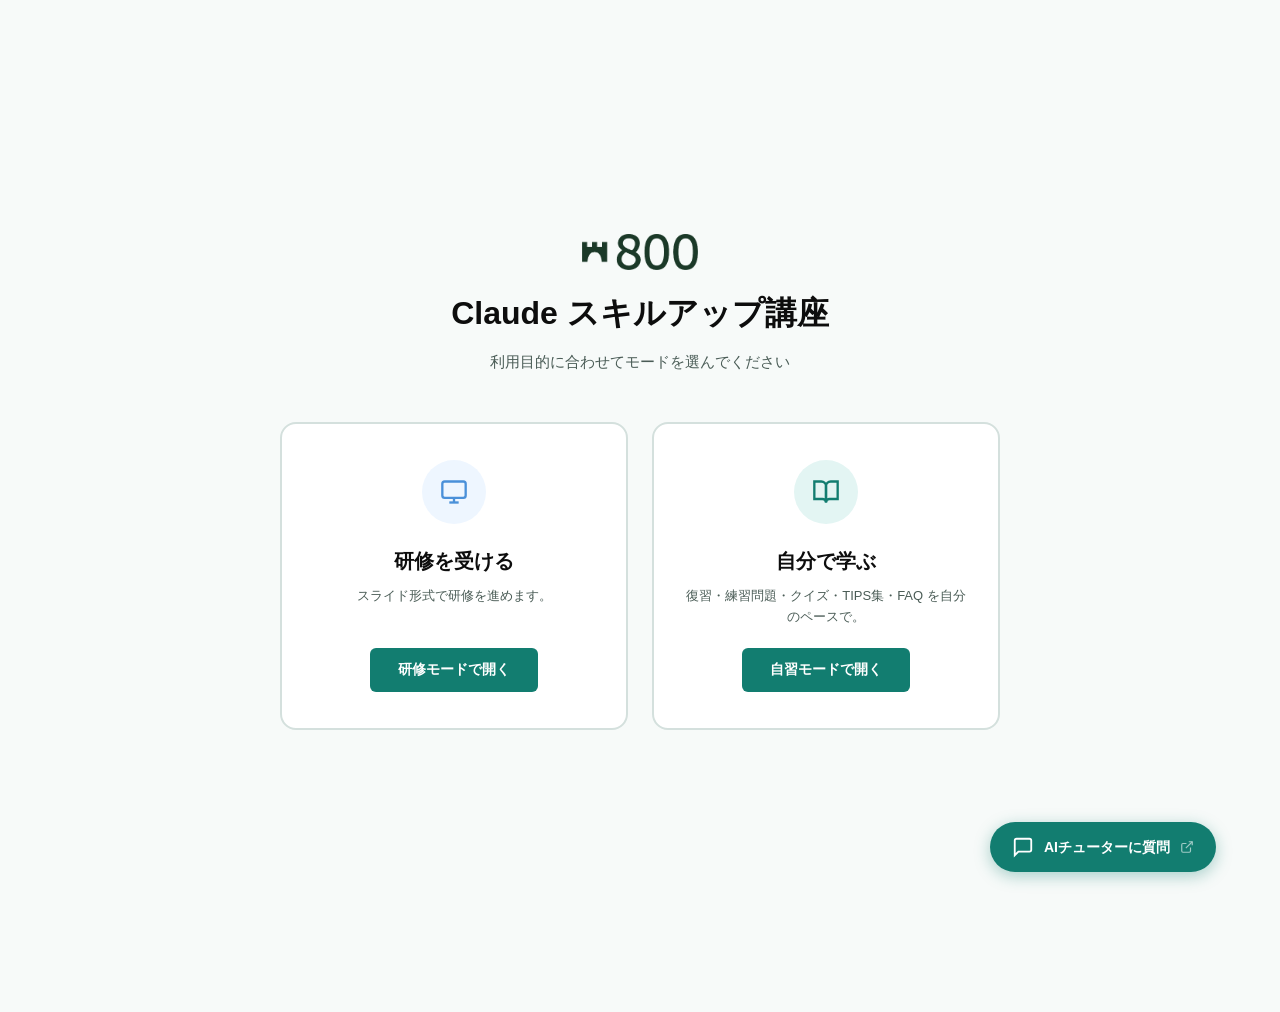
<file: index.html>
<!DOCTYPE html>
<html lang="ja">
<head>
  <meta charset="UTF-8">
  <meta name="viewport" content="width=device-width, initial-scale=1.0">
  <title>Claude スキルアップ講座</title>
  <link rel="stylesheet" href="css/style.css?v=204">
</head>
<body>
  <!-- グローバルヘッダー -->
  <header id="global-header">
    <div class="header-inner">
      <a href="#" class="header-logo" data-page="home">
        <img src="assets/ehi-logo.png" alt="800" height="22">
        <span>Claude スキルアップ講座</span>
      </a>
      <nav class="header-nav" id="header-nav">
        <a href="#" class="header-nav-link active" data-page="home">ホーム</a>
        <a href="#" class="header-nav-link" data-page="learn">学習コンテンツ</a>
        <a href="#" class="header-nav-link" data-page="practices">練習問題</a>
        <a href="#" class="header-nav-link" data-page="quiz-hub">クイズ</a>
        <a href="#" class="header-nav-link" data-page="tips">TIPS集</a>
        <a href="#" class="header-nav-link" data-page="links">リンク集</a>
        <a href="#" class="header-nav-link" data-page="faq">FAQ</a>
      </nav>
      <div class="header-right">
        <button class="header-search-btn" id="open-search" title="検索（Ctrl+K）">
          <svg viewBox="0 0 24 24" width="18" height="18" fill="none" stroke="currentColor" stroke-width="2"><circle cx="11" cy="11" r="8"/><line x1="21" y1="21" x2="16.65" y2="16.65"/></svg>
        </button>
        <div class="mode-toggle">
          <button class="mode-btn" data-mode="present">研修モード</button>
          <button class="mode-btn active" data-mode="self-study">自習モード</button>
        </div>
      </div>
    </div>
  </header>

  <!-- 検索モーダル -->
  <div class="search-modal" id="search-modal">
    <div class="search-modal-inner">
      <div class="search-input-wrap">
        <svg viewBox="0 0 24 24" width="20" height="20" fill="none" stroke="currentColor" stroke-width="2"><circle cx="11" cy="11" r="8"/><line x1="21" y1="21" x2="16.65" y2="16.65"/></svg>
        <input type="text" id="search-input" placeholder="セクション・FAQ・リンクを検索…" autocomplete="off">
        <kbd class="search-kbd">ESC</kbd>
      </div>
      <div class="search-results" id="search-results"></div>
    </div>
  </div>

  <!-- メインコンテンツ -->
  <main id="main-content">
    <div id="page-container"></div>
  </main>

  <!-- フッター -->
  <footer id="global-footer">
    <div class="footer-inner">
      <span>&copy; Eight Hundred, Inc.</span>
      <div style="display:flex;gap:16px;align-items:center">
        <button id="reset-progress" class="footer-link">進捗をリセット</button>
        <span style="font-size:11px;color:#999;">※ 進捗はこのブラウザに保存されます</span>
      </div>
    </div>
  </footer>

  <script src="js/modules.js?v=204"></script>
  <script src="js/quiz.js?v=204"></script>
  <script src="js/app.js?v=204"></script>
</body>
</html>
</file>
<file: css/style.css>
/* ========================================
   Claude スキルアップ - スタイルシート
   ヘッダーナビ + Webサイト型レイアウト
   ======================================== */

/* --- リセット & ベース --- */
*, *::before, *::after {
  margin: 0;
  padding: 0;
  box-sizing: border-box;
}

:root {
  --primary: #127D70;
  --primary-light: #1a9e8e;
  --primary-bg: #E3F5F3;
  --accent: #127D70;
  --accent-light: #E3F5F3;
  --dark-green: #1B3928;
  --bg: #f7faf9;
  --surface: #ffffff;
  --surface-hover: #f0f5f4;
  --text: #0D0D0D;
  --text-secondary: #4a5c56;
  --text-muted: #8a9692;
  --border: #d4e0dd;
  --border-light: #e8f0ee;
  --success: #127D70;
  --success-bg: #E3F5F3;
  --error: #d44;
  --error-bg: #fef0f0;
  --header-height: 56px;
  --radius: 10px;
  --radius-sm: 6px;
  --shadow-sm: 0 1px 3px rgba(18,125,112,0.06);
  --shadow-md: 0 4px 12px rgba(18,125,112,0.08);
  --shadow-lg: 0 8px 24px rgba(18,125,112,0.1);
  --shadow: 0 4px 12px rgba(0,0,0,0.08);
  --transition: 0.2s ease;
}

html {
  scroll-behavior: smooth;
  overflow-y: scroll;
}

body {
  font-family: -apple-system, BlinkMacSystemFont, "Segoe UI", "Hiragino Sans", "Hiragino Kaku Gothic ProN", "Noto Sans JP", sans-serif;
  background: var(--bg);
  color: var(--text);
  line-height: 1.7;
  display: flex;
  flex-direction: column;
  min-height: 100vh;
}

/* ========================================
   グローバルヘッダー
   ======================================== */
#global-header {
  position: sticky;
  top: 0;
  z-index: 100;
  background: var(--surface);
  border-bottom: 1px solid var(--border);
  box-shadow: var(--shadow-sm);
}

.header-inner {
  max-width: 1200px;
  margin: 0 auto;
  padding: 0 24px;
  height: var(--header-height);
  display: flex;
  align-items: center;
  gap: 32px;
}

.header-logo {
  display: flex;
  align-items: center;
  gap: 10px;
  text-decoration: none;
  color: var(--text);
  font-size: 15px;
  font-weight: 700;
  flex-shrink: 0;
}

.header-logo img {
  height: 22px;
}

.header-nav {
  display: flex;
  align-items: center;
  gap: 4px;
  flex: 1;
}

.header-nav-link {
  padding: 6px 14px;
  border-radius: var(--radius-sm);
  font-size: 13px;
  font-weight: 600;
  color: var(--text-secondary);
  text-decoration: none;
  transition: all var(--transition);
  white-space: nowrap;
}

.header-nav-link:hover {
  background: var(--surface-hover);
  color: var(--text);
}

.header-nav-link.active {
  background: var(--primary-bg);
  color: var(--primary);
}

.header-right {
  display: flex;
  align-items: center;
  flex-shrink: 0;
  gap: 8px;
}
.header-search-btn {
  display: flex;
  align-items: center;
  justify-content: center;
  width: 36px;
  height: 36px;
  border: 1px solid var(--border);
  border-radius: var(--radius-sm);
  background: var(--surface);
  color: var(--text-secondary);
  cursor: pointer;
  transition: border-color .15s, color .15s;
}
.header-search-btn:hover {
  border-color: var(--primary);
  color: var(--primary);
}
body.present-mode .header-search-btn,
body.landing-mode .header-search-btn {
  display: none;
}

/* モード切替ボタン */
.mode-toggle {
  display: flex;
  align-items: center;
  gap: 4px;
  padding: 3px;
  background: var(--bg);
  border-radius: var(--radius-sm);
  border: 1px solid var(--border);
}

.mode-btn {
  padding: 5px 14px;
  border: none;
  border-radius: 4px;
  font-size: 12px;
  font-weight: 600;
  cursor: pointer;
  background: transparent;
  color: var(--text-muted);
  transition: all var(--transition);
}

.mode-btn:hover {
  color: var(--text-secondary);
}

.mode-btn.active {
  background: var(--surface);
  color: var(--text);
  box-shadow: var(--shadow-sm);
}

/* ========================================
   メインコンテンツ
   ======================================== */
#main-content {
  flex: 1;
}

#page-container {
  max-width: 1200px;
  margin: 0 auto;
  padding: 32px 24px 80px;
}

/* ========================================
   グローバルフッター
   ======================================== */
#global-footer {
  background: var(--surface);
  border-top: 1px solid var(--border);
  padding: 16px 0;
  margin-top: auto;
}

.footer-inner {
  max-width: 1200px;
  margin: 0 auto;
  padding: 0 24px;
  display: flex;
  align-items: center;
  justify-content: space-between;
  font-size: 12px;
  color: var(--text-muted);
}

.footer-link {
  background: none;
  border: none;
  color: var(--text-muted);
  font-size: 12px;
  cursor: pointer;
  transition: color var(--transition);
}

.footer-link:hover {
  color: var(--error);
}

/* ========================================
   ホームページ（自習モード）
   ======================================== */
.home-layout {
  display: grid;
  grid-template-columns: 240px 1fr;
  gap: 32px;
  align-items: start;
}
.home-nav {
  position: sticky;
  top: calc(var(--header-height) + 16px);
  background: var(--surface);
  border: 1px solid var(--border);
  border-radius: var(--radius);
  padding: 16px;
  max-height: calc(100vh - var(--header-height) - 40px);
  overflow-y: auto;
}
.home-nav-title {
  font-size: 13px;
  font-weight: 700;
  color: var(--text-muted);
  text-transform: uppercase;
  letter-spacing: 1px;
  margin-bottom: 12px;
  padding-bottom: 8px;
  border-bottom: 1px solid var(--border-light);
}
.home-nav-module {
  margin-bottom: 16px;
}
.home-nav-module-label {
  font-size: 13px;
  font-weight: 700;
  color: var(--primary);
  margin-bottom: 6px;
}
.home-nav-group {
  font-size: 11px;
  font-weight: 600;
  color: var(--text-muted);
  text-transform: uppercase;
  letter-spacing: 0.5px;
  margin-top: 10px;
  margin-bottom: 2px;
  padding-left: 4px;
}
.home-nav-item {
  display: block;
  font-size: 13px;
  color: var(--text-secondary);
  padding: 4px 8px;
  border-radius: 4px;
  cursor: pointer;
  text-decoration: none;
  transition: background .12s, color .12s;
  line-height: 1.4;
}
.home-nav-item:hover {
  background: var(--primary-bg);
  color: var(--primary);
}
.home-nav-item.completed {
  color: var(--text-muted);
}
.home-nav-item.completed::before {
  content: '✓ ';
  color: var(--success);
  font-size: 11px;
}
.home-nav-extra {
  margin-top: 16px;
  padding-top: 12px;
  border-top: 1px solid var(--border-light);
}
.home-main {
  min-width: 0;
}
@media (max-width: 900px) {
  .home-layout {
    grid-template-columns: 1fr;
  }
  .home-nav {
    position: static;
    max-height: none;
  }
}
.home-hero {
  text-align: center;
  padding: 48px 0 40px;
}

.home-hero h1 {
  font-size: 40px;
  font-weight: 800;
  color: var(--text);
  margin-bottom: 12px;
  line-height: 1.3;
}

.home-hero .subtitle {
  font-size: 18px;
  color: var(--text-secondary);
  max-width: none;
  margin: 0 auto;
}

/* ホームカードグリッド */
.home-grid {
  display: grid;
  grid-template-columns: repeat(auto-fit, minmax(280px, 1fr));
  gap: 20px;
  margin-top: 36px;
}

.home-card {
  background: var(--surface);
  border: 1px solid var(--border);
  border-radius: var(--radius);
  padding: 28px 24px;
  cursor: pointer;
  transition: all var(--transition);
  text-align: left;
  position: relative;
  overflow: hidden;
}

.home-card::before {
  content: '';
  position: absolute;
  top: 0;
  left: 0;
  right: 0;
  height: 3px;
  background: var(--primary);
  transform: scaleX(0);
  transform-origin: left;
  transition: transform 0.3s ease;
}

.home-card:hover {
  border-color: var(--primary-light);
  box-shadow: var(--shadow-md);
  transform: translateY(-2px);
}

.home-card:hover::before {
  transform: scaleX(1);
}

.home-card .card-icon {
  width: 44px;
  height: 44px;
  border-radius: var(--radius-sm);
  background: var(--primary-bg);
  display: flex;
  align-items: center;
  justify-content: center;
  color: var(--primary);
  margin-bottom: 16px;
  font-size: 20px;
}

.home-card h3 {
  font-size: 17px;
  font-weight: 700;
  margin-bottom: 8px;
}

.home-card p {
  font-size: 13px;
  color: var(--text-secondary);
  line-height: 1.6;
}

.home-card .card-count {
  margin-top: 16px;
  padding-top: 12px;
  border-top: 1px solid var(--border-light);
  font-size: 12px;
  color: var(--text-muted);
}

/* ========================================
   学習コンテンツページ
   ======================================== */
.page-header {
  margin-bottom: 32px;
}

.page-header h1 {
  font-size: 26px;
  font-weight: 800;
  margin-bottom: 8px;
}

.page-header p {
  font-size: 15px;
  color: var(--text-secondary);
}

/* トピックカード */
.topic-grid {
  display: grid;
  grid-template-columns: repeat(auto-fit, minmax(280px, 1fr));
  gap: 16px;
  margin-top: 24px;
}

.topic-card {
  background: var(--surface);
  border: 1px solid var(--border);
  border-radius: var(--radius);
  padding: 24px;
  cursor: pointer;
  transition: all var(--transition);
}

.topic-card:hover {
  border-color: var(--primary-light);
  box-shadow: var(--shadow-md);
  transform: translateY(-1px);
}

.topic-card .topic-session {
  font-size: 11px;
  font-weight: 600;
  color: var(--text-muted);
  text-transform: uppercase;
  letter-spacing: 0.04em;
  margin-bottom: 8px;
}

.topic-card h3 {
  font-size: 16px;
  font-weight: 700;
  margin-bottom: 6px;
}

.topic-card p {
  font-size: 13px;
  color: var(--text-secondary);
  line-height: 1.5;
}

.topic-card .topic-type {
  display: inline-block;
  margin-top: 12px;
  font-size: 11px;
  font-weight: 700;
  padding: 2px 10px;
  border-radius: 4px;
}

.topic-card .topic-type.lecture {
  background: #eef6ff;
  color: #4a90d9;
}

.topic-card .topic-type.handson {
  background: #f0f7ef;
  color: var(--success);
}

.topic-card .topic-progress {
  display: flex;
  align-items: center;
  gap: 8px;
  margin-top: 12px;
}

.topic-card .topic-progress-bar {
  flex: 1;
  height: 4px;
  background: var(--border-light);
  border-radius: 2px;
}

.topic-card .topic-progress-bar .fill {
  height: 100%;
  background: var(--primary);
  border-radius: 2px;
  transition: width 0.3s;
}

.topic-card .topic-progress-text {
  font-size: 11px;
  font-weight: 600;
  color: var(--text-muted);
}

/* トピック詳細ページ */
.topic-detail {
  max-width: none;
}

.topic-detail .breadcrumb {
  font-size: 13px;
  color: var(--text-muted);
  margin-bottom: 16px;
}

.topic-detail .breadcrumb a {
  color: var(--primary);
  text-decoration: none;
}

.topic-detail .breadcrumb a:hover {
  text-decoration: underline;
}

.topic-detail-header {
  margin-bottom: 32px;
}

.topic-detail-header h1 {
  font-size: 26px;
  font-weight: 800;
  margin-bottom: 8px;
}

.topic-detail-header .topic-meta {
  display: flex;
  gap: 12px;
  flex-wrap: wrap;
}

.topic-detail-header .topic-meta-tag {
  font-size: 12px;
  color: var(--text-muted);
  background: var(--bg);
  padding: 4px 12px;
  border-radius: 12px;
  border: 1px solid var(--border-light);
}

.topic-content {
  background: var(--surface);
  border: 1px solid var(--border);
  border-radius: var(--radius);
  padding: 32px;
  margin-bottom: 24px;
}

.topic-content h3 {
  font-size: 18px;
  font-weight: 700;
  margin: 24px 0 10px;
  color: var(--text);
}

.topic-content h3:first-child {
  margin-top: 0;
}

.topic-content p {
  font-size: 15px;
  color: var(--text-secondary);
  margin-bottom: 12px;
}

.topic-content ul, .topic-content ol {
  font-size: 15px;
  color: var(--text-secondary);
  padding-left: 20px;
  margin-bottom: 12px;
}

.topic-content li {
  margin-bottom: 6px;
}

.topic-nav-buttons {
  display: flex;
  justify-content: space-between;
  gap: 16px;
  margin-top: 24px;
}

.topic-nav-btn {
  display: flex;
  align-items: center;
  gap: 8px;
  padding: 12px 20px;
  background: var(--surface);
  border: 1px solid var(--border);
  border-radius: var(--radius-sm);
  font-size: 14px;
  font-weight: 600;
  color: var(--text);
  cursor: pointer;
  transition: all var(--transition);
  text-decoration: none;
}

.topic-nav-btn:hover {
  border-color: var(--primary);
  color: var(--primary);
}

/* ========================================
   リンク集ページ
   ======================================== */
.links-filter {
  display: flex;
  gap: 8px;
  flex-wrap: wrap;
  margin-bottom: 20px;
}

.filter-btn {
  padding: 6px 16px;
  border: 1px solid var(--border);
  border-radius: 20px;
  background: var(--surface);
  font-size: 13px;
  font-weight: 600;
  color: var(--text-secondary);
  cursor: pointer;
  transition: all var(--transition);
}

.filter-btn:hover {
  border-color: var(--primary-light);
  color: var(--primary);
}

.filter-btn.active {
  background: var(--primary);
  border-color: var(--primary);
  color: white;
}

.link-list {
  display: flex;
  flex-direction: column;
  gap: 8px;
}

.link-item {
  display: block;
  padding: 16px 20px;
  background: var(--surface);
  border: 1px solid var(--border-light);
  border-radius: var(--radius-sm);
  text-decoration: none;
  color: inherit;
  transition: border-color 0.2s, box-shadow 0.2s;
}

.link-item:hover {
  border-color: var(--accent);
  box-shadow: var(--shadow-sm);
}

.link-category {
  display: inline-block;
  font-size: 11px;
  font-weight: 600;
  color: var(--text-muted);
  background: var(--bg);
  padding: 2px 8px;
  border-radius: 4px;
  margin-bottom: 6px;
}

.link-item-title {
  font-weight: 600;
  font-size: 14px;
  color: var(--accent);
  margin-bottom: 4px;
}

.link-item-desc {
  font-size: 13px;
  color: var(--text-secondary);
}

/* ========================================
   TIPS集 ページ
   ======================================== */
.tips-page .tips-controls {
  background: var(--surface);
  border: 1px solid var(--border-light);
  border-radius: var(--radius-sm);
  padding: 14px 16px;
  margin-bottom: 16px;
  display: flex;
  flex-direction: column;
  gap: 12px;
}
.tips-page .tips-search-wrap {
  display: flex;
  align-items: center;
  gap: 8px;
  background: var(--bg);
  border: 1px solid var(--border);
  border-radius: 8px;
  padding: 8px 12px;
  color: var(--text-muted);
}
.tips-page .tips-search-wrap input {
  flex: 1;
  border: none;
  background: transparent;
  outline: none;
  font-size: 14px;
  color: var(--text);
  font-family: inherit;
}
.tips-page .tips-filter-row {
  display: flex;
  flex-wrap: wrap;
  gap: 6px;
  align-items: center;
}
.tips-page .tips-filter-label {
  font-size: 12px;
  font-weight: 700;
  color: var(--text-muted);
  margin-right: 4px;
  letter-spacing: 0.05em;
}
.tips-page .tips-meta-bar {
  font-size: 12px;
  color: var(--text-muted);
  margin-bottom: 12px;
}
.tips-page .tips-grid {
  display: grid;
  grid-template-columns: repeat(auto-fill, minmax(320px, 1fr));
  gap: 14px;
}
.tips-page .tip-card {
  background: var(--surface);
  border: 1px solid var(--border-light);
  border-radius: var(--radius-sm);
  padding: 16px 18px;
  display: flex;
  flex-direction: column;
  gap: 10px;
  transition: border-color 0.2s, box-shadow 0.2s;
  word-break: keep-all;
  overflow-wrap: anywhere;
}
.tips-page .tip-card:hover {
  border-color: var(--primary-light);
  box-shadow: var(--shadow-sm);
}
.tips-page .tip-card-head {
  display: flex;
  flex-wrap: wrap;
  gap: 6px;
}
.tips-page .tip-badge {
  display: inline-block;
  font-size: 11px;
  font-weight: 700;
  padding: 2px 8px;
  border-radius: 10px;
  background: var(--bg);
  color: var(--text-muted);
  letter-spacing: 0.02em;
}
.tips-page .tip-badge.tip-cat {
  background: var(--primary-faint);
  color: var(--primary);
}
.tips-page .tip-badge.tip-level-basic {
  background: #e6f4ea;
  color: #1a7f37;
}
.tips-page .tip-badge.tip-level-intermediate {
  background: #fff3cd;
  color: #856404;
}
.tips-page .tip-badge.tip-level-advanced {
  background: #fde2e2;
  color: #b42318;
}
.tips-page .tip-card-title {
  font-size: 15px;
  font-weight: 700;
  color: var(--text);
  margin: 0;
  line-height: 1.4;
}
.tips-page .tip-card-summary {
  font-size: 13px;
  color: var(--text-secondary);
  line-height: 1.6;
  margin: 0;
}
.tips-page .tip-card-section {
  font-size: 13px;
  line-height: 1.6;
  color: var(--text-secondary);
}
.tips-page .tip-card-label {
  display: inline-block;
  font-size: 11px;
  font-weight: 700;
  color: var(--text-muted);
  letter-spacing: 0.05em;
  margin-bottom: 4px;
}
.tips-page .tip-card-section p { margin: 0; }
.tips-page .tip-card-section ul {
  margin: 0;
  padding-left: 18px;
}
.tips-page .tip-card-section ul li { margin-bottom: 2px; }
.tips-page .tip-example pre {
  background: var(--bg);
  border: 1px solid var(--border);
  border-radius: 6px;
  padding: 8px 10px;
  font-size: 12px;
  font-family: 'SF Mono', Menlo, Consolas, monospace;
  color: var(--text);
  white-space: pre-wrap;
  word-break: break-word;
  margin: 0;
  line-height: 1.55;
}
.tips-page .tip-caution {
  background: #fffbe6;
  border-left: 3px solid #f0c54e;
  padding: 8px 10px;
  border-radius: 4px;
  color: #6f5b00;
}
.tips-page .tip-caution .tip-card-label { color: #856404; }
.tips-page .tips-empty {
  padding: 32px;
  text-align: center;
  color: var(--text-muted);
  background: var(--surface);
  border: 1px dashed var(--border);
  border-radius: var(--radius-sm);
}

/* 関連セクションリンク（TIPS集側） */
.tips-page .tip-related-sections ul {
  margin: 0;
  padding-left: 0;
  list-style: none;
  display: flex;
  flex-direction: column;
  gap: 4px;
}
.tips-page .tip-related-sections li { margin: 0; }
.tips-page .tip-related-link {
  display: block;
  width: 100%;
  text-align: left;
  background: var(--bg);
  border: 1px solid var(--border);
  border-radius: 6px;
  padding: 6px 10px;
  font-size: 12px;
  font-family: inherit;
  color: var(--primary);
  cursor: pointer;
  transition: border-color 0.15s, background 0.15s;
}
.tips-page .tip-related-link:hover {
  border-color: var(--primary);
  background: var(--primary-faint);
}
.tips-page .tip-related-link::before { content: '↗ '; opacity: 0.7; margin-right: 2px; }

/* フォーカス時の一時ハイライト */
@keyframes tip-card-pulse {
  0%   { box-shadow: 0 0 0 0 rgba(18,125,112,0.55); border-color: var(--primary); }
  60%  { box-shadow: 0 0 0 8px rgba(18,125,112,0); border-color: var(--primary); }
  100% { box-shadow: 0 0 0 0 rgba(18,125,112,0); }
}
.tips-page .tip-card.tip-card-focus {
  border-color: var(--primary);
  animation: tip-card-pulse 1.4s ease-out 2;
  background: var(--primary-faint);
}

/* ========================================
   学習セクション内の「関連TIPS」ボックス
   ======================================== */
.related-tips-box {
  margin: 24px 0;
  padding: 16px 20px;
  background: var(--primary-faint);
  border: 1px solid var(--primary-light);
  border-radius: var(--radius-sm);
}
.related-tips-head {
  display: flex;
  align-items: center;
  gap: 8px;
  margin-bottom: 10px;
}
.related-tips-icon { font-size: 18px; }
.related-tips-title {
  font-size: 14px;
  font-weight: 700;
  color: var(--primary);
}
.related-tips-count {
  margin-left: auto;
  font-size: 11px;
  color: var(--text-muted);
  background: var(--surface);
  padding: 2px 8px;
  border-radius: 10px;
}
.related-tips-list {
  list-style: none;
  margin: 0;
  padding: 0;
  display: flex;
  flex-direction: column;
  gap: 4px;
}
.related-tips-list li { margin: 0; }
.related-tips-link {
  display: flex;
  align-items: baseline;
  gap: 8px;
  width: 100%;
  text-align: left;
  background: var(--surface);
  border: 1px solid var(--border-light);
  border-radius: 6px;
  padding: 8px 12px;
  font-family: inherit;
  font-size: 13px;
  color: var(--text);
  cursor: pointer;
  transition: border-color 0.15s, background 0.15s, transform 0.1s;
}
.related-tips-link:hover {
  border-color: var(--primary);
  background: white;
  transform: translateX(2px);
}
.related-tips-cat {
  flex-shrink: 0;
  font-size: 11px;
  font-weight: 700;
  color: var(--primary);
  background: var(--primary-faint);
  padding: 1px 7px;
  border-radius: 10px;
}
.related-tips-name {
  font-weight: 600;
  word-break: keep-all;
  overflow-wrap: anywhere;
}
.related-tips-foot {
  margin: 8px 0 0;
  font-size: 11px;
  color: var(--text-muted);
}

/* 研修モードでは関連TIPS導線を非表示（スライドの邪魔にならないよう） */
body.present-mode .related-tips-box { display: none; }

/* ========================================
   FAQ ページ
   ======================================== */
.faq-section {
  margin-bottom: 32px;
}

.faq-section-title {
  font-size: 18px;
  font-weight: 700;
  margin-bottom: 12px;
  padding-bottom: 8px;
  border-bottom: 2px solid var(--border-light);
  color: var(--text);
}

.faq-list .faq-item {
  margin-bottom: 6px;
  border: 1px solid var(--border-light);
  border-radius: var(--radius-sm);
  overflow: hidden;
}

.faq-list .faq-item summary {
  padding: 14px 16px;
  font-weight: 600;
  font-size: 14px;
  cursor: pointer;
  background: var(--surface);
  transition: background 0.2s;
  list-style: none;
  display: flex;
  align-items: center;
  gap: 10px;
}

.faq-list .faq-item summary::before {
  content: '+';
  font-size: 18px;
  font-weight: 300;
  color: var(--primary);
  flex-shrink: 0;
  width: 20px;
  text-align: center;
  transition: transform 0.2s;
}

.faq-list .faq-item[open] summary::before {
  content: '\2212';
}

.faq-list .faq-item summary:hover {
  background: var(--accent-light);
}

.faq-list .faq-item[open] summary {
  border-bottom: 1px solid var(--border-light);
}

.faq-list .faq-item p {
  padding: 14px 16px 14px 46px;
  margin: 0;
  font-size: 14px;
  line-height: 1.7;
  color: var(--text-secondary);
}

/* ========================================
   クイズハブページ
   ======================================== */
.quiz-hub-grid {
  display: grid;
  grid-template-columns: repeat(auto-fit, minmax(280px, 1fr));
  gap: 16px;
  margin-top: 24px;
}

.quiz-hub-card {
  background: var(--surface);
  border: 1px solid var(--border);
  border-radius: var(--radius);
  padding: 24px;
  cursor: pointer;
  transition: all var(--transition);
}

.quiz-hub-card:hover {
  border-color: var(--primary-light);
  box-shadow: var(--shadow-md);
  transform: translateY(-1px);
}

.quiz-hub-card h3 {
  font-size: 16px;
  font-weight: 700;
  margin-bottom: 8px;
}

.quiz-hub-card p {
  font-size: 13px;
  color: var(--text-secondary);
  margin-bottom: 16px;
}

.quiz-hub-card .quiz-meta {
  display: flex;
  align-items: center;
  justify-content: space-between;
  padding-top: 12px;
  border-top: 1px solid var(--border-light);
}

.quiz-hub-card .quiz-count {
  font-size: 12px;
  color: var(--text-muted);
}

.quiz-hub-card .quiz-status {
  font-size: 12px;
  font-weight: 600;
  padding: 3px 10px;
  border-radius: 12px;
}

.quiz-hub-card .quiz-status.done {
  background: var(--success-bg);
  color: var(--success);
}

.quiz-hub-card .quiz-status.not-done {
  background: var(--bg);
  color: var(--text-muted);
}

/* ========================================
   練習問題ページ
   ======================================== */
.practices-page { max-width: 800px; margin: 0 auto; }
.practices-page h1 { font-size: 28px; font-weight: 800; margin-bottom: 8px; }
.practices-subtitle { color: var(--text-secondary); font-size: 15px; margin-bottom: 24px; }

.practices-tabs {
  display: flex; gap: 0; border-bottom: 2px solid var(--border-light); margin-bottom: 24px;
}
.practices-tab {
  flex: 1; padding: 10px 8px; font-size: 14px; font-weight: 700;
  color: var(--text-muted); background: none; border: none;
  border-bottom: 2px solid transparent; margin-bottom: -2px; cursor: pointer;
  transition: color 0.2s, border-color 0.2s;
}
.practices-tab.active { color: var(--primary); border-bottom-color: var(--primary); }
.practices-tab:hover:not(.active) { color: var(--text-secondary); }

.practices-section { margin-bottom: 32px; }
.practices-section-title {
  font-size: 15px; font-weight: 700; color: var(--primary);
  padding-bottom: 8px; border-bottom: 1px solid var(--border-light); margin-bottom: 12px;
}

.practices-card {
  display: flex; gap: 14px; padding: 16px; margin-bottom: 10px;
  background: #fff; border: 1px solid var(--border-light); border-radius: 10px;
  transition: box-shadow 0.2s;
}
.practices-card:hover { box-shadow: 0 2px 8px rgba(0,0,0,0.06); }
.practices-card-num {
  flex-shrink: 0; width: 28px; height: 28px; border-radius: 50%;
  background: var(--primary-faint); color: var(--primary);
  font-size: 13px; font-weight: 800;
  display: flex; align-items: center; justify-content: center; margin-top: 2px;
}
.practices-card-body h4 { font-size: 15px; font-weight: 700; margin-bottom: 4px; }
.practices-card-body p { font-size: 14px; color: var(--text-secondary); line-height: 1.6; margin: 0; }
.practices-hint {
  margin-top: 8px; padding: 8px 12px; background: #fffbe6; border-radius: 6px;
  font-size: 13px; color: #856404; line-height: 1.5;
}

/* ========================================
   モジュール学習ページ（自習 - トピック詳細）
   ======================================== */
.module-header {
  margin-bottom: 32px;
}

.module-header .breadcrumb {
  font-size: 13px;
  color: var(--text-muted);
  margin-bottom: 12px;
}

.module-header .breadcrumb a {
  color: var(--primary);
  text-decoration: none;
}

.module-header h1 {
  font-size: 28px;
  font-weight: 800;
  margin-bottom: 8px;
}

.module-header .module-desc {
  font-size: 15px;
  color: var(--text-secondary);
}

.module-progress {
  background: var(--surface);
  border: 1px solid var(--border);
  border-radius: var(--radius);
  padding: 16px 20px;
  margin-bottom: 28px;
  display: flex;
  align-items: center;
  gap: 16px;
}

.module-progress .progress-bar {
  flex: 1;
  height: 6px;
  background: var(--border-light);
  border-radius: 3px;
  overflow: hidden;
}

.module-progress .progress-bar .fill {
  height: 100%;
  background: var(--primary);
  border-radius: 3px;
  transition: width 0.4s ease;
}

.module-progress .progress-text {
  font-size: 13px;
  font-weight: 600;
  color: var(--text-secondary);
  white-space: nowrap;
}

/* セクションリスト */
.section-list {
  display: flex;
  flex-direction: column;
  gap: 12px;
}

.section-item {
  background: var(--surface);
  border: 1px solid var(--border);
  border-radius: var(--radius);
  overflow: hidden;
  transition: all var(--transition);
}

.section-item:hover {
  border-color: var(--primary-light);
}

.section-item.completed {
  border-left: 3px solid var(--success);
}

.section-header {
  display: flex;
  align-items: center;
  gap: 14px;
  padding: 18px 20px;
  cursor: pointer;
  user-select: none;
}

.section-number {
  width: 32px;
  height: 32px;
  border-radius: 50%;
  background: var(--border-light);
  display: flex;
  align-items: center;
  justify-content: center;
  font-size: 13px;
  font-weight: 700;
  color: var(--text-secondary);
  flex-shrink: 0;
}

.section-item.completed .section-number {
  background: var(--success-bg);
  color: var(--success);
}

.section-item.active .section-number {
  background: var(--primary-bg);
  color: var(--primary);
}

.section-title {
  flex: 1;
  font-size: 15px;
  font-weight: 600;
}

.section-status {
  font-size: 12px;
  color: var(--text-muted);
}

.section-item.completed .section-status {
  color: var(--success);
}

.section-chevron {
  transition: transform 0.3s ease;
  color: var(--text-muted);
}

.section-item.open .section-chevron {
  transform: rotate(180deg);
}

/* セクションコンテンツ */
.section-content {
  max-height: 0;
  overflow: hidden;
  transition: max-height 0.4s ease;
}

.section-item.open .section-content {
  max-height: 5000px;
}

.section-body {
  padding: 0 20px 24px 66px;
}

.section-body h3 {
  font-size: 16px;
  font-weight: 700;
  margin: 24px 0 12px;
  padding-left: 12px;
  border-left: 3px solid var(--primary);
  color: var(--text);
  line-height: 1.3;
}
.section-body h3:first-child {
  margin-top: 0;
}

.section-body p {
  font-size: 14px;
  color: var(--text-secondary);
  margin-bottom: 12px;
}

.section-body ul, .section-body ol {
  font-size: 14px;
  color: var(--text-secondary);
  padding-left: 20px;
  margin-bottom: 12px;
}

.section-body li {
  margin-bottom: 6px;
}

/* ========================================
   コンテンツボックス系
   ======================================== */
.tip-box {
  background: var(--primary-bg);
  border-left: 4px solid var(--primary);
  border-radius: 0 var(--radius-sm) var(--radius-sm) 0;
  padding: 16px 20px;
  margin: 20px 0;
  font-size: 14px;
  color: var(--accent);
  line-height: 1.7;
}

.tip-box .tip-label {
  font-weight: 700;
  display: block;
  margin-bottom: 4px;
}

.info-box {
  background: #eef6ff;
  border-left: 3px solid #4a90d9;
  border-radius: 0 var(--radius-sm) var(--radius-sm) 0;
  padding: 14px 18px;
  margin: 16px 0;
  font-size: 13px;
  color: #2c5f99;
  line-height: 1.6;
}

.info-box .info-label {
  font-weight: 700;
  display: block;
  margin-bottom: 4px;
}

.example-box {
  background: #f8f8f8;
  border: 1px solid var(--border);
  border-radius: var(--radius-sm);
  padding: 16px 18px;
  margin: 16px 0;
  font-size: 13px;
}

.example-box .example-label {
  font-weight: 700;
  color: var(--text-muted);
  font-size: 11px;
  text-transform: uppercase;
  letter-spacing: 0.05em;
  margin-bottom: 8px;
}

.example-box code {
  display: block;
  background: var(--surface);
  border: 1px solid var(--border-light);
  border-radius: 4px;
  padding: 10px 14px;
  font-family: "SF Mono", "Consolas", monospace;
  font-size: 13px;
  color: var(--text);
  white-space: pre-wrap;
  margin-top: 8px;
}

.warning-box {
  background: #fff8f0;
  border-left: 3px solid #e8a040;
  border-radius: 0 var(--radius-sm) var(--radius-sm) 0;
  padding: 14px 18px;
  margin: 16px 0;
  font-size: 13px;
  color: #8a6020;
  line-height: 1.6;
}

.warning-box .warning-label {
  font-weight: 700;
  display: block;
  margin-bottom: 4px;
}

.warning-box ul {
  padding-left: 18px;
  margin: 8px 0;
}

.warning-box li {
  margin-bottom: 4px;
}

.try-box {
  background: #f0f7ef;
  border-left: 3px solid var(--success);
  border-radius: 0 var(--radius-sm) var(--radius-sm) 0;
  padding: 14px 18px;
  margin: 16px 0;
  font-size: 13px;
  color: #2a6b40;
  line-height: 1.6;
}

.try-box .try-label {
  font-weight: 700;
  display: block;
  margin-bottom: 4px;
}

.try-box pre,
.example-box pre,
.info-box pre {
  margin: 8px 0 4px;
  padding: 0;
  background: none;
  border: none;
}

.try-box pre code,
.example-box pre code,
.info-box pre code {
  display: block;
  background: #f8faf8;
  border: 1px solid rgba(0,0,0,0.08);
  border-radius: 4px;
  padding: 12px 14px;
  font-family: "SF Mono", "Consolas", monospace;
  font-size: 12px;
  color: var(--text);
  line-height: 1.7;
  white-space: pre-wrap;
  word-break: break-word;
  overflow-x: auto;
}

.btn-complete-section {
  display: inline-flex;
  align-items: center;
  gap: 8px;
  background: var(--primary);
  color: #fff;
  border: none;
  padding: 10px 20px;
  border-radius: var(--radius-sm);
  font-size: 14px;
  font-weight: 600;
  cursor: pointer;
  margin-top: 16px;
  transition: all var(--transition);
}

.btn-complete-section:hover {
  background: var(--accent);
  transform: translateY(-1px);
  box-shadow: var(--shadow-sm);
}

.btn-complete-section.done {
  background: var(--success);
  cursor: default;
}

/* ========================================
   クイズ
   ======================================== */
.quiz-container {
  background: var(--surface);
  border: 1px solid var(--border);
  border-radius: var(--radius);
  padding: 28px;
  margin-top: 12px;
}

.quiz-header {
  display: flex;
  align-items: center;
  justify-content: space-between;
  margin-bottom: 24px;
}

.quiz-header h2 {
  font-size: 20px;
  font-weight: 700;
}

.quiz-progress-text {
  font-size: 13px;
  color: var(--text-muted);
  font-weight: 600;
}

.quiz-question {
  margin-bottom: 20px;
}

.quiz-question .q-number {
  font-size: 12px;
  font-weight: 700;
  color: var(--primary);
  text-transform: uppercase;
  letter-spacing: 0.05em;
  margin-bottom: 8px;
}

.quiz-question .q-text {
  font-size: 16px;
  font-weight: 600;
  margin-bottom: 16px;
  line-height: 1.5;
}

.quiz-options {
  display: flex;
  flex-direction: column;
  gap: 10px;
}

.quiz-option {
  display: flex;
  align-items: center;
  gap: 12px;
  padding: 14px 16px;
  background: var(--bg);
  border: 2px solid var(--border);
  border-radius: var(--radius-sm);
  cursor: pointer;
  transition: all var(--transition);
  font-size: 14px;
}

.quiz-option:hover {
  border-color: var(--primary-light);
  background: var(--primary-bg);
}

.quiz-option.selected {
  border-color: #5b7fff;
  background: #eef2ff;
}

.quiz-option.correct {
  border-color: var(--success);
  background: var(--success-bg);
}

.quiz-option.incorrect {
  border-color: var(--error);
  background: var(--error-bg);
}

.quiz-option .option-marker {
  width: 28px;
  height: 28px;
  border-radius: 50%;
  border: 2px solid var(--border);
  display: flex;
  align-items: center;
  justify-content: center;
  font-size: 12px;
  font-weight: 700;
  color: var(--text-secondary);
  flex-shrink: 0;
  transition: all var(--transition);
}

.quiz-option.selected .option-marker {
  border-color: #5b7fff;
  background: #5b7fff;
  color: #fff;
}

.quiz-option.correct .option-marker {
  border-color: var(--success);
  background: var(--success);
  color: #fff;
}

.quiz-option.incorrect .option-marker {
  border-color: var(--error);
  background: var(--error);
  color: #fff;
}

.quiz-explanation {
  margin-top: 16px;
  padding: 14px 18px;
  background: var(--primary-bg);
  border-radius: var(--radius-sm);
  font-size: 13px;
  color: var(--accent);
  line-height: 1.6;
  display: none;
}

.quiz-explanation.show {
  display: block;
}

.quiz-actions {
  display: flex;
  gap: 12px;
  margin-top: 24px;
}

.btn {
  display: inline-flex;
  align-items: center;
  justify-content: center;
  gap: 8px;
  padding: 10px 24px;
  border-radius: var(--radius-sm);
  font-size: 14px;
  font-weight: 600;
  cursor: pointer;
  border: none;
  transition: all var(--transition);
}

.btn-primary {
  background: var(--primary);
  color: #fff;
}

.btn-primary:hover {
  background: var(--accent);
  transform: translateY(-1px);
}

.btn-primary:disabled {
  background: var(--border);
  color: var(--text-muted);
  cursor: not-allowed;
  transform: none;
}

.btn-secondary {
  background: var(--surface);
  color: var(--text);
  border: 1px solid var(--border);
}

.btn-secondary:hover {
  background: var(--surface-hover);
}

/* クイズ結果 */
.quiz-result {
  text-align: center;
  padding: 32px 0;
}

.quiz-result .result-icon {
  width: 64px;
  height: 64px;
  border-radius: 50%;
  display: flex;
  align-items: center;
  justify-content: center;
  margin: 0 auto 16px;
  font-size: 28px;
}

.quiz-result .result-icon.pass {
  background: var(--success-bg);
  color: var(--success);
}

.quiz-result .result-icon.fail {
  background: var(--error-bg);
  color: var(--error);
}

.quiz-result h3 {
  font-size: 22px;
  font-weight: 700;
  margin-bottom: 8px;
}

.quiz-result .result-score {
  font-size: 16px;
  color: var(--text-secondary);
  margin-bottom: 16px;
}

/* --- 選択肢ごとのフィードバック --- */
.option-feedback {
  width: 100%;
  font-size: 12px;
  line-height: 1.5;
  margin-top: 6px;
  padding: 6px 10px;
  border-radius: 4px;
}

.option-feedback.correct {
  background: var(--success-bg);
  color: #1a6b5a;
}

.option-feedback.incorrect {
  background: var(--error-bg);
  color: #b33;
}

.quiz-option.dimmed {
  opacity: 0.45;
}

.quiz-option {
  flex-wrap: wrap;
}

.quiz-result-inline {
  font-weight: 700;
  font-size: 15px;
  margin-bottom: 8px;
}

.quiz-result-inline.correct {
  color: var(--success);
}

.quiz-result-inline.incorrect {
  color: var(--error);
}

/* --- スコアに応じた結果メッセージ --- */
.result-icon-emoji {
  font-size: 48px;
  margin-bottom: 12px;
}

.result-message {
  font-size: 14px;
  color: var(--text-secondary);
  margin-bottom: 8px;
  line-height: 1.6;
}

.result-bar-container {
  max-width: 320px;
  margin: 16px auto 24px;
}

.result-bar {
  height: 10px;
  background: #e8ebe9;
  border-radius: 5px;
  overflow: hidden;
}

.result-bar-fill {
  height: 100%;
  border-radius: 5px;
  transition: width 0.8s ease;
}

.result-bar-fill.perfect,
.result-bar-fill.pass {
  background: var(--success);
}

.result-bar-fill.almost {
  background: #e6a817;
}

.result-bar-fill.fail {
  background: var(--error);
}

.result-bar-label {
  display: flex;
  justify-content: space-between;
  font-size: 12px;
  margin-top: 4px;
  font-weight: 600;
}

.result-bar-threshold {
  font-weight: 400;
  color: var(--text-muted);
}

/* --- 間違えた問題のリスト --- */
.wrong-summary {
  text-align: left;
  max-width: 480px;
  margin: 0 auto 24px;
  background: var(--error-bg);
  border-radius: var(--radius-sm);
  padding: 16px 20px;
}

.wrong-summary h4 {
  font-size: 13px;
  font-weight: 700;
  color: var(--error);
  margin-bottom: 8px;
}

.wrong-summary ul {
  list-style: none;
  padding: 0;
  margin: 0;
}

.wrong-summary li {
  font-size: 13px;
  color: var(--text);
  padding: 4px 0;
  line-height: 1.5;
}

.wrong-q-num {
  display: inline-block;
  font-weight: 700;
  color: var(--error);
  min-width: 36px;
}

.result-actions {
  display: flex;
  gap: 12px;
  justify-content: center;
  flex-wrap: wrap;
}

.quiz-intro {
  padding: 24px;
  background: var(--surface);
  border-radius: var(--radius);
  border: 1px solid var(--border-light);
}

.quiz-status-text {
  font-size: 14px;
  color: var(--text-secondary);
  margin-top: 8px;
}

/* ========================================
   修了テスト
   ======================================== */
.final-test-intro {
  text-align: center;
  padding: 48px 0;
}

.final-test-intro h1 {
  font-size: 28px;
  font-weight: 800;
  margin-bottom: 12px;
}

.final-test-intro p {
  font-size: 15px;
  color: var(--text-secondary);
  margin-bottom: 8px;
}

.final-test-intro .requirements {
  background: var(--surface);
  border: 1px solid var(--border);
  border-radius: var(--radius);
  padding: 20px 24px;
  margin: 24px auto;
  max-width: 400px;
  text-align: left;
}

.final-test-intro .requirements li {
  font-size: 14px;
  color: var(--text-secondary);
  margin-bottom: 6px;
}

/* 修了証 */
.certificate {
  background: linear-gradient(135deg, #fdf4ef 0%, #fff 50%, #eef6ff 100%);
  border: 2px solid var(--primary);
  border-radius: var(--radius);
  padding: 48px 40px;
  text-align: center;
  margin-top: 32px;
  position: relative;
}

.certificate::before {
  content: '';
  position: absolute;
  inset: 6px;
  border: 1px solid var(--primary-light);
  border-radius: calc(var(--radius) - 4px);
  pointer-events: none;
}

.certificate h2 {
  font-size: 28px;
  font-weight: 800;
  color: var(--primary);
  margin-bottom: 8px;
}

.certificate .cert-subtitle {
  font-size: 14px;
  color: var(--text-secondary);
  margin-bottom: 24px;
}

.certificate .cert-name {
  font-size: 20px;
  font-weight: 700;
  color: var(--text);
  margin-bottom: 24px;
}

.certificate .cert-detail {
  font-size: 13px;
  color: var(--text-muted);
}

/* ========================================
   コンテンツ用テーブル
   ======================================== */
.comparison-table, .product-table, .mcp-table, .info-table {
  width: 100%;
  border-collapse: collapse;
  margin: 16px 0;
  font-size: 13px;
}

.comparison-table th, .product-table th, .mcp-table th, .info-table th {
  background: var(--bg);
  padding: 10px 14px;
  text-align: left;
  font-weight: 700;
  font-size: 12px;
  color: var(--text-secondary);
  border-bottom: 2px solid var(--border);
}

.comparison-table td, .product-table td, .mcp-table td, .info-table td {
  padding: 10px 14px;
  border-bottom: 1px solid var(--border-light);
  color: var(--text-secondary);
  vertical-align: top;
}

.comparison-table tr:hover td, .product-table tr:hover td, .mcp-table tr:hover td, .info-table tr:hover td {
  background: var(--surface-hover);
}

.current-session {
  color: var(--primary) !important;
  font-weight: 700;
}

/* 躓きブロック */
.stumbling-blocks {
  display: flex;
  flex-direction: column;
  gap: 12px;
  margin: 16px 0;
}

.stumble-item {
  display: flex;
  gap: 14px;
  align-items: flex-start;
  padding: 14px 16px;
  background: var(--bg);
  border-radius: var(--radius-sm);
  border: 1px solid var(--border-light);
}

.stumble-number {
  width: 28px;
  height: 28px;
  border-radius: 50%;
  background: var(--error-bg);
  color: var(--error);
  display: flex;
  align-items: center;
  justify-content: center;
  font-size: 13px;
  font-weight: 700;
  flex-shrink: 0;
}

.stumble-item strong {
  display: block;
  margin-bottom: 4px;
  color: var(--text);
}

.stumble-item p {
  font-size: 13px;
  color: var(--text-secondary);
  margin: 0;
}

/* コアコンセプト（人が判断しAIが実行する） */
.core-concept {
  background: var(--surface);
  border: 2px solid var(--primary);
  border-radius: var(--radius);
  padding: 28px 24px;
  margin: 20px 0;
}

.concept-flow {
  display: flex;
  align-items: center;
  justify-content: center;
  gap: 8px;
  flex-wrap: wrap;
}

.flow-step {
  text-align: center;
  padding: 12px 16px;
  min-width: 120px;
}

.flow-icon {
  width: 40px;
  height: 40px;
  border-radius: 50%;
  display: flex;
  align-items: center;
  justify-content: center;
  margin: 0 auto 8px;
  font-size: 14px;
  font-weight: 800;
}

.flow-icon.human {
  background: #eef6ff;
  color: #4a90d9;
}

.flow-icon.ai {
  background: var(--primary-bg);
  color: var(--primary);
}

.flow-label {
  display: block;
  font-size: 13px;
  font-weight: 700;
  color: var(--text);
  margin-bottom: 4px;
}

.flow-step p {
  font-size: 11px;
  color: var(--text-muted);
  margin: 0;
}

.flow-arrow {
  font-size: 20px;
  color: var(--text-muted);
  font-weight: 300;
}

/* セクションタイプバッジ */
.section-type-badge {
  font-size: 10px;
  font-weight: 700;
  text-transform: uppercase;
  letter-spacing: 0.06em;
  padding: 2px 8px;
  border-radius: 4px;
  margin-left: auto;
  flex-shrink: 0;
}

.section-type-badge.lecture {
  background: #eef6ff;
  color: #4a90d9;
}

.section-type-badge.handson {
  background: #f0f7ef;
  color: var(--success);
}

/* ========================================
   セットアップガイド
   ======================================== */
.setup-guide {
  max-width: 800px;
}

.setup-section {
  margin-bottom: 40px;
}

.setup-section h2 {
  font-size: 20px;
  font-weight: 700;
  margin-bottom: 16px;
  padding-bottom: 8px;
  border-bottom: 2px solid var(--border-light);
}

.setup-flow {
  display: flex;
  align-items: center;
  justify-content: center;
  gap: 12px;
  margin: 24px 0;
  padding: 24px;
  background: var(--surface);
  border-radius: 12px;
}

.setup-flow-step {
  display: flex;
  flex-direction: column;
  align-items: center;
  gap: 8px;
  padding: 16px;
}

.setup-flow-icon {
  width: 56px;
  height: 56px;
  border-radius: 50%;
  background: var(--accent-light);
  color: var(--accent);
  display: flex;
  align-items: center;
  justify-content: center;
}

.setup-flow-label {
  font-size: 13px;
  font-weight: 600;
  text-align: center;
  color: var(--text);
}

.setup-flow-arrow {
  font-size: 24px;
  color: var(--text-secondary);
  font-weight: 300;
}

.setup-step {
  display: flex;
  gap: 16px;
  margin-bottom: 24px;
  padding: 20px;
  background: var(--surface);
  border-radius: 10px;
  border: 1px solid var(--border-light);
}

.setup-step-number {
  flex-shrink: 0;
  width: 36px;
  height: 36px;
  border-radius: 50%;
  background: var(--accent);
  color: white;
  display: flex;
  align-items: center;
  justify-content: center;
  font-weight: 700;
  font-size: 16px;
}

.setup-step-content {
  flex: 1;
}

.setup-step-content h3 {
  font-size: 16px;
  font-weight: 700;
  margin: 0 0 8px;
}

.setup-step-content ol {
  margin: 8px 0;
  padding-left: 20px;
}

.setup-step-content ol li {
  margin-bottom: 6px;
  line-height: 1.7;
}

/* --- 画面モック（セットアップガイド用） --- */
.ui-mock {
  margin: 16px 0;
  border: 1px solid #d0d0d0;
  border-radius: 8px;
  overflow: hidden;
  font-size: 13px;
  background: #fff;
  box-shadow: 0 1px 4px rgba(0,0,0,0.08);
}
.ui-mock-titlebar {
  display: flex;
  align-items: center;
  gap: 8px;
  padding: 8px 12px;
  background: #f8f9fa;
  border-bottom: 1px solid #e0e0e0;
  font-size: 12px;
  color: #5f6368;
}
.ui-mock-titlebar .mock-dots {
  display: flex;
  gap: 5px;
}
.ui-mock-titlebar .mock-dot {
  width: 10px;
  height: 10px;
  border-radius: 50%;
  background: #ddd;
}
.ui-mock-titlebar .mock-url {
  flex: 1;
  background: #fff;
  border: 1px solid #ddd;
  border-radius: 12px;
  padding: 4px 10px;
  font-size: 11px;
  color: #5f6368;
}
.ui-mock-body {
  padding: 16px;
}
.ui-mock-toolbar {
  display: flex;
  align-items: center;
  gap: 10px;
  padding: 8px 16px;
  border-bottom: 1px solid #eee;
  font-size: 12px;
  color: #5f6368;
}
.ui-mock-toolbar .mock-btn {
  padding: 5px 14px;
  border: 1px solid #ddd;
  border-radius: 4px;
  background: #fff;
  font-size: 12px;
  color: #3c4043;
  cursor: default;
}
.ui-mock-toolbar .mock-btn.highlight {
  border: 2px solid #d93025;
  background: #fce8e6;
  color: #d93025;
  font-weight: 700;
  position: relative;
}
.ui-mock-toolbar .mock-btn.highlight::after {
  content: '← ここをクリック';
  position: absolute;
  left: calc(100% + 8px);
  top: 50%;
  transform: translateY(-50%);
  white-space: nowrap;
  font-size: 12px;
  font-weight: 700;
  color: #d93025;
}
.ui-mock-sidebar {
  display: flex;
  gap: 0;
}
.ui-mock-sidebar .mock-nav {
  width: 180px;
  border-right: 1px solid #eee;
  padding: 12px 0;
}
.ui-mock-sidebar .mock-nav-item {
  padding: 6px 16px;
  font-size: 12px;
  color: #5f6368;
  border-radius: 0 20px 20px 0;
  margin-right: 12px;
}
.ui-mock-sidebar .mock-nav-item.active {
  background: #e8f0fe;
  color: #1a73e8;
  font-weight: 600;
}
.ui-mock-sidebar .mock-main {
  flex: 1;
  padding: 12px 16px;
}
.ui-mock-folder {
  display: inline-flex;
  align-items: center;
  gap: 6px;
  padding: 6px 12px;
  font-size: 12px;
  color: #3c4043;
}
.ui-mock-folder .folder-icon {
  color: #5f6368;
}

/* ドロップダウンモック */
.ui-mock-dropdown {
  display: inline-block;
  margin: 8px 0 8px 24px;
  border: 1px solid #ddd;
  border-radius: 8px;
  background: #fff;
  box-shadow: 0 2px 8px rgba(0,0,0,0.12);
  overflow: hidden;
}
.ui-mock-dropdown .mock-dropdown-item {
  padding: 8px 20px;
  font-size: 12px;
  color: #3c4043;
  border-bottom: 1px solid #f0f0f0;
}
.ui-mock-dropdown .mock-dropdown-item:last-child {
  border-bottom: none;
}
.ui-mock-dropdown .mock-dropdown-item.highlight {
  background: #fce8e6;
  color: #d93025;
  font-weight: 700;
  border: 2px solid #d93025;
  position: relative;
}
.ui-mock-dropdown .mock-dropdown-item.highlight::after {
  content: '← ここをクリック';
  position: absolute;
  left: calc(100% + 8px);
  top: 50%;
  transform: translateY(-50%);
  white-space: nowrap;
  font-size: 12px;
  font-weight: 700;
  color: #d93025;
}

/* エクスプローラモック */
.ui-mock-explorer {
  padding: 0;
}
.ui-mock-explorer-bar {
  display: flex;
  align-items: center;
  gap: 6px;
  padding: 6px 12px;
  background: #f8f9fa;
  border-bottom: 1px solid #e0e0e0;
  font-size: 11px;
  color: #5f6368;
}
.ui-mock-explorer-bar .mock-path {
  flex: 1;
  background: #fff;
  border: 1px solid #ddd;
  border-radius: 4px;
  padding: 4px 10px;
}
.ui-mock-file-list {
  padding: 8px 16px;
}
.ui-mock-file {
  display: flex;
  align-items: center;
  gap: 8px;
  padding: 5px 8px;
  font-size: 12px;
  color: #3c4043;
  border-radius: 4px;
}
.ui-mock-file.highlight {
  background: #fce8e6;
  border: 2px solid #d93025;
  font-weight: 700;
  color: #d93025;
}
.ui-mock-file .file-icon {
  font-size: 14px;
}

.setup-step-sub {
  font-size: 12px;
  color: var(--text-secondary);
  margin-top: 4px;
  line-height: 1.5;
}

.setup-note {
  margin-top: 12px;
  padding: 10px 14px;
  background: var(--accent-light);
  border-radius: 8px;
  font-size: 13px;
  line-height: 1.6;
}

.setup-faq details {
  margin-bottom: 8px;
  border: 1px solid var(--border-light);
  border-radius: 8px;
  overflow: hidden;
}

.setup-faq summary {
  padding: 14px 16px;
  font-weight: 600;
  cursor: pointer;
  background: var(--surface);
  transition: background 0.2s;
}

.setup-faq summary:hover {
  background: var(--accent-light);
}

.setup-faq details[open] summary {
  border-bottom: 1px solid var(--border-light);
}

.setup-faq details p {
  padding: 14px 16px;
  margin: 0;
  font-size: 14px;
  line-height: 1.7;
  color: var(--text-secondary);
}

/* ========================================
   タブUI
   ======================================== */
.tab-bar {
  display: flex;
  gap: 4px;
  border-bottom: 2px solid var(--border);
  margin-bottom: 24px;
}

.tab-btn {
  padding: 10px 20px;
  border: none;
  background: none;
  font-size: 14px;
  font-weight: 600;
  color: var(--text-muted);
  cursor: pointer;
  border-bottom: 2px solid transparent;
  margin-bottom: -2px;
  transition: color 0.2s, border-color 0.2s;
  display: flex;
  align-items: center;
  gap: 8px;
}

.tab-btn:hover {
  color: var(--text-secondary);
}

.tab-btn.active {
  color: var(--accent);
  border-bottom-color: var(--accent);
}

.tab-count {
  font-size: 11px;
  font-weight: 700;
  background: var(--bg);
  color: var(--text-secondary);
  padding: 1px 7px;
  border-radius: 10px;
}

.tab-btn.active .tab-count {
  background: var(--accent-light);
  color: var(--accent);
}

.tab-panel {
  display: none;
}

.tab-panel.active {
  display: block;
}

/* ========================================
   プレゼンモード（研修モード）
   ======================================== */
body.present-mode #global-header {
  display: none;
}

body.present-mode #global-footer {
  display: none;
}

body.present-mode #page-container {
  max-width: 960px;
  margin: 0 auto;
  padding: 24px 48px 40px;
}

body.present-mode #page-container:has(.slide-cover) {
  max-width: none;
}


/* プレゼン用モード切替（フローティング） */
.present-mode-bar {
  position: fixed;
  top: 12px;
  right: 12px;
  z-index: 200;
  display: flex;
  align-items: center;
  gap: 8px;
}

/* プレゼンホーム */
.present-home {
  display: flex;
  flex-direction: column;
  align-items: center;
  padding-top: 60px;
}

.present-home-logo {
  height: 40px;
  margin-bottom: 20px;
}

.present-home-title {
  font-size: 36px;
  font-weight: 800;
  margin-bottom: 48px;
}

.present-session-list {
  display: flex;
  flex-direction: column;
  gap: 16px;
  width: 100%;
  max-width: 700px;
}

.landing-setup {
  display: inline-flex;
  align-items: center;
  gap: 8px;
  margin-top: 32px;
  padding: 10px 24px;
  font-size: 13px;
  font-weight: 600;
  color: var(--text-secondary);
  background: var(--surface);
  border: 1px solid var(--border-light);
  border-radius: var(--radius-sm);
  cursor: pointer;
  transition: border-color 0.2s, color 0.2s;
}
.landing-setup:hover {
  border-color: var(--accent);
  color: var(--primary);
}
.landing-setup svg {
  opacity: 0.6;
}

.present-session-card {
  display: flex;
  align-items: center;
  gap: 20px;
  padding: 24px 28px;
  background: var(--surface);
  border: 1px solid var(--border-light);
  border-radius: var(--radius);
  cursor: pointer;
  transition: border-color 0.2s, box-shadow 0.2s, transform 0.15s;
}

.present-session-card:hover {
  border-color: var(--accent);
  box-shadow: var(--shadow);
  transform: translateY(-2px);
}

.present-session-num {
  flex-shrink: 0;
  font-size: 14px;
  font-weight: 800;
  color: white;
  background: var(--accent);
  width: 52px;
  height: 52px;
  border-radius: 50%;
  display: flex;
  align-items: center;
  justify-content: center;
}

.present-session-info {
  flex: 1;
}

.present-session-info h2 {
  font-size: 18px;
  font-weight: 700;
  margin: 0 0 4px;
}

.present-session-info p {
  font-size: 14px;
  color: var(--text-secondary);
  margin: 0;
}

.present-session-count {
  font-size: 13px;
  color: var(--text-muted);
  white-space: nowrap;
}

/* スライド型セクション表示 */
.present-slide-view {
  display: flex;
  flex-direction: column;
  min-height: calc(100vh - 120px);
}

.slide-area {
  flex: 1;
}

.slide-cover {
  text-align: center;
  padding: 40px 40px 40px;
}

.slide-cover-title {
  font-size: 36px;
  font-weight: 800;
  margin-bottom: 12px;
  word-break: keep-all;
  overflow-wrap: anywhere;
}

.slide-cover-desc {
  font-size: 18px;
  color: var(--text-secondary);
  margin-bottom: 36px;
  line-height: 1.6;
}

.slide-cover-objectives {
  text-align: left;
  max-width: 600px;
  margin: 0 auto;
  background: var(--surface);
  border-radius: var(--radius);
  padding: 24px 28px;
}

.slide-cover-objectives h3 {
  font-size: 16px;
  font-weight: 700;
  margin-bottom: 12px;
}

.slide-cover-objectives li {
  font-size: 15px;
  line-height: 1.8;
  margin-bottom: 4px;
}

/* --- 表紙スタッツバー --- */
.slide-cover-stats {
  display: flex;
  justify-content: center;
  gap: 32px;
  max-width: 600px;
  margin: 0 auto;
  padding: 20px 0;
  border-top: 1px solid var(--border);
}

.slide-cover-stat {
  display: flex;
  flex-direction: column;
  align-items: center;
  gap: 4px;
}

.slide-cover-stat .stat-num {
  font-size: 28px;
  font-weight: 800;
  color: var(--primary);
}

.slide-cover-stat .stat-label {
  font-size: 12px;
  color: var(--text-secondary);
}

/* --- 研修モード サイドバー --- */
.present-sidebar {
  position: fixed;
  left: 12px;
  top: calc(var(--header-height) + 8px);
  width: 240px;
  max-height: calc(100vh - var(--header-height) - 80px);
  overflow-y: auto;
  scrollbar-gutter: stable;
  background: var(--surface);
  border: 1px solid var(--border);
  border-radius: var(--radius);
  padding: 12px 0;
  font-size: 13px;
  z-index: 100;
  box-shadow: var(--shadow-md);
}

@media (max-width: 1200px) {
  .present-sidebar {
    display: none;
  }
}

.sidebar-cover-link {
  padding: 8px 16px;
  font-size: 13px;
  font-weight: 600;
  color: var(--text-secondary);
  cursor: pointer;
  margin-bottom: 8px;
}

.sidebar-cover-link:hover {
  color: var(--primary);
}

.sidebar-group {
  margin-bottom: 12px;
}

.sidebar-group-label {
  font-size: 13px;
  font-weight: 800;
  color: var(--primary);
  text-transform: uppercase;
  letter-spacing: 0.03em;
  padding: 6px 16px;
}

.sidebar-item {
  padding: 6px 16px 6px 24px;
  font-size: 13px;
  color: var(--text-secondary);
  cursor: pointer;
  line-height: 1.4;
  border-left: 3px solid transparent;
}

.sidebar-item:hover {
  color: var(--text);
  background: var(--primary-bg);
}

.sidebar-item.active {
  color: var(--primary);
  font-weight: 700;
  border-left-color: var(--primary);
  background: var(--primary-bg);
}

.sidebar-num {
  font-weight: 700;
  color: var(--text-secondary);
  font-size: 11px;
  min-width: 24px;
  display: inline-block;
}

.sidebar-item.active .sidebar-num {
  color: var(--primary);
}


.present-sidebar.hidden {
  display: none;
}

/* --- 表紙 グループ構造 --- */
/* --- カバーグループ グリッド --- */
.slide-cover-groups {
  display: grid;
  grid-template-columns: repeat(2, 1fr);
  gap: 20px;
  text-align: left;
}

.cover-group {
  background: var(--surface);
  border-radius: var(--radius);
  padding: 24px 28px;
  box-shadow: var(--shadow-sm);
  border: 1px solid var(--border-light);
  display: flex;
  flex-direction: column;
}

/* --- ヘッダー：番号 + ラベル横並び --- */
.cover-group-header {
  display: flex;
  align-items: center;
  gap: 14px;
  margin-bottom: 16px;
  padding-bottom: 14px;
  border-bottom: 2px solid var(--primary-bg);
}

.cover-group-num {
  font-size: 36px;
  font-weight: 800;
  color: var(--primary);
  line-height: 1;
  flex-shrink: 0;
}

.cover-group-num small {
  display: block;
  font-size: 11px;
  font-weight: 600;
  letter-spacing: 2px;
  text-transform: uppercase;
  color: var(--text-muted);
}

.cover-group-label {
  font-size: 22px;
  font-weight: 700;
  color: var(--text);
  line-height: 1.3;
}

/* --- 到達目標 --- */
.cover-group-objectives {
  display: flex;
  flex-direction: column;
  gap: 8px;
  flex: 1;
}

.cover-obj-item {
  font-size: 17px;
  color: var(--text);
  line-height: 1.5;
  padding-left: 28px;
  position: relative;
}

.cover-obj-item::before {
  content: '✓';
  position: absolute;
  left: 0;
  color: var(--primary);
  font-weight: 700;
  font-size: 18px;
}

/* --- セクション一覧 --- */
.cover-group-items {
  display: flex;
  flex-wrap: wrap;
  gap: 6px;
  margin-top: auto;
  padding-top: 14px;
  border-top: 1px solid var(--border-light);
}

.cover-group-item {
  font-size: 13px;
  color: var(--text-muted);
  line-height: 1.4;
  padding: 4px 10px;
  border-radius: 20px;
  background: var(--bg);
  cursor: pointer;
  transition: all 0.15s;
}

.cover-group-item:hover {
  background: var(--primary-bg);
  color: var(--primary);
}

.cover-item-num {
  font-weight: 700;
  margin-right: 2px;
}

/* --- 表紙 到達目標リスト --- */
.slide-cover-obj-list {
  max-width: 600px;
  margin: 0 auto;
  text-align: left;
}

.slide-cover-obj-item {
  font-size: 15px;
  line-height: 1.7;
  padding: 6px 0;
  color: var(--text);
  border-bottom: 1px solid var(--border);
}

.slide-cover-obj-item:last-child {
  border-bottom: none;
}

.slide-section-header {
  margin-bottom: 24px;
  padding-bottom: 16px;
  border-bottom: 2px solid var(--border-light);
}

.slide-group-label {
  display: inline-block;
  font-size: 13px;
  font-weight: 600;
  color: var(--primary);
  background: var(--primary-bg);
  padding: 3px 12px;
  border-radius: 20px;
  margin-bottom: 4px;
}

.slide-section-title {
  font-size: 26px;
  font-weight: 800;
  margin: 8px 0 0;
}

.slide-section-body h3 {
  font-size: 20px;
  margin: 32px 0 16px;
  padding-left: 14px;
  border-left: 4px solid var(--primary);
  line-height: 1.3;
}
.slide-section-body h3:first-child {
  margin-top: 0;
}

.slide-section-body p,
.slide-section-body li {
  font-size: 16px;
  line-height: 1.8;
}

.slide-section-body .tip-box,
.slide-section-body .info-box,
.slide-section-body .warning-box,
.slide-section-body .try-box,
.slide-section-body .example-box {
  font-size: 15px;
  padding: 16px 20px;
}

.slide-section-body .comparison-table,
.slide-section-body .product-table,
.slide-section-body .mcp-table {
  font-size: 14px;
}

.slide-section-body .comparison-table th,
.slide-section-body .product-table th,
.slide-section-body .mcp-table th,
.slide-section-body .comparison-table td,
.slide-section-body .product-table td,
.slide-section-body .mcp-table td {
  padding: 10px 14px;
}

/* --- 研修モード：ビジュアルコンポーネント拡大 --- */
.slide-section-body .visual-grid {
  gap: 16px;
  margin: 28px 0;
}
.slide-section-body .visual-grid-item {
  padding: 28px 20px;
}
.slide-section-body .visual-grid-item .grid-icon {
  width: 56px;
  height: 56px;
  font-size: 26px;
  margin-bottom: 14px;
}
.slide-section-body .visual-grid-item .grid-title {
  font-size: 17px;
  margin-bottom: 8px;
  word-break: keep-all;
  overflow-wrap: anywhere;
}
.slide-section-body .visual-grid-item .grid-desc {
  font-size: 15px;
  line-height: 1.6;
  word-break: keep-all;
  overflow-wrap: anywhere;
}
.slide-section-body .visual-before-after {
  margin: 32px 0;
}
.slide-section-body .ba-item {
  padding: 28px 24px;
}
.slide-section-body .ba-label {
  font-size: 13px;
  margin-bottom: 14px;
}
.slide-section-body .ba-item h4 {
  font-size: 19px;
  margin-bottom: 12px;
}
.slide-section-body .ba-item p,
.slide-section-body .ba-item li {
  font-size: 16px;
  line-height: 1.7;
}
.slide-section-body .ba-arrow {
  font-size: 28px;
  flex: 0 0 56px;
}
.slide-section-body .visual-big-message {
  margin: 36px 0;
  padding: 40px 32px;
}
.slide-section-body .big-message-icon {
  font-size: 48px;
  margin-bottom: 16px;
}
.slide-section-body .big-message-text {
  font-size: 26px;
}
.slide-section-body .big-message-sub {
  font-size: 17px;
  max-width: 560px;
  line-height: 1.7;
}
.slide-section-body .visual-equation {
  margin: 32px 0;
  padding: 24px 20px;
  gap: 16px;
}
.slide-section-body .eq-term,
.slide-section-body .eq-result {
  padding: 14px 22px;
  font-size: 17px;
}
.slide-section-body .eq-operator {
  font-size: 26px;
}
.slide-section-body .eq-label {
  font-size: 12px;
  margin-bottom: 4px;
  opacity: 0.7;
}
.slide-section-body .visual-matrix {
  margin: 32px 0;
}
.slide-section-body .matrix-cell {
  padding: 20px 16px;
}
.slide-section-body .matrix-cell .cell-title {
  font-size: 17px;
  margin-bottom: 6px;
}
.slide-section-body .matrix-cell .cell-desc {
  font-size: 14px;
  line-height: 1.5;
}
.slide-section-body .matrix-col-label {
  font-size: 13px;
  padding: 8px;
}
.slide-section-body .visual-steps {
  margin: 28px 0;
}
.slide-section-body .step-item {
  padding: 16px 20px;
}
.slide-section-body .step-content h4 {
  font-size: 18px;
}
.slide-section-body .step-content p {
  font-size: 16px;
}
.slide-section-body .visual-product-map {
  margin: 32px 0;
  gap: 16px;
}
.slide-section-body .product-group-header {
  font-size: 14px;
  padding: 12px 20px;
}
.slide-section-body .product-item {
  padding: 18px 14px;
}
.slide-section-body .product-item-icon {
  font-size: 36px;
  margin-bottom: 10px;
}
.slide-section-body .product-item-name {
  font-size: 16px;
  margin-bottom: 6px;
}
.slide-section-body .product-item-desc {
  font-size: 14px;
}
.slide-section-body .product-item-badge {
  font-size: 12px;
  padding: 3px 10px;
}
.slide-section-body .visual-mapping {
  margin: 28px 0;
}
.slide-section-body .mapping-header {
  font-size: 13px;
  padding: 10px 20px;
}
.slide-section-body .mapping-row {
  padding: 14px 20px;
}
.slide-section-body .mapping-from {
  font-size: 16px;
}
.slide-section-body .mapping-to {
  font-size: 16px;
}
.slide-section-body .mapping-to .mapping-note {
  font-size: 13px;
}
.slide-section-body .visual-comparison {
  gap: 20px;
  margin: 28px 0;
}
.slide-section-body .comp-item h4 {
  font-size: 18px;
}
.slide-section-body .comp-item li {
  font-size: 16px;
}
.slide-section-body .visual-funnel {
  margin: 32px 0;
}
.slide-section-body .funnel-stage {
  padding: 16px 24px;
  font-size: 16px;
}

/* スライドナビゲーション */
.slide-nav {
  display: flex;
  align-items: center;
  justify-content: center;
  gap: 32px;
  padding: 20px 0 24px;
  margin-top: 24px;
  border-top: 1px solid var(--border-light);
  position: sticky;
  bottom: 0;
  background: var(--bg);
}

.slide-nav-btn {
  display: flex;
  align-items: center;
  gap: 6px;
  padding: 10px 20px;
  border: 1px solid var(--border);
  border-radius: var(--radius-sm);
  background: var(--surface);
  font-size: 14px;
  font-weight: 600;
  color: var(--text);
  cursor: pointer;
  transition: all 0.2s;
}

.slide-nav-btn:hover:not(:disabled) {
  border-color: var(--accent);
  color: var(--accent);
}

.slide-nav-btn.slide-nav-next {
  background: var(--primary);
  color: #fff;
  border-color: var(--primary);
  padding: 12px 28px;
  font-size: 16px;
}
.slide-nav-btn.slide-nav-next:hover:not(:disabled) {
  background: #0e6a5f;
  border-color: #0e6a5f;
  color: #fff;
}
.slide-nav-btn.slide-nav-next svg {
  stroke: #fff;
}

.slide-nav-btn:disabled {
  opacity: 0.3;
  cursor: not-allowed;
}

.slide-counter {
  font-size: 14px;
  font-weight: 600;
  color: var(--text-secondary);
  min-width: 60px;
  text-align: center;
}

body.present-mode .quiz-option {
  font-size: 17px;
  padding: 16px 20px;
}

body.present-mode .quiz-explanation {
  font-size: 16px;
}

/* ========================================
   レスポンシブ
   ======================================== */
@media (max-width: 768px) {
  .header-inner {
    padding: 0 12px;
    gap: 12px;
  }

  .header-nav {
    display: none;
  }

  .header-logo span {
    display: none;
  }

  #page-container {
    padding: 20px 16px 60px;
  }

  .home-hero h1 {
    font-size: 24px;
  }

  .home-grid {
    grid-template-columns: 1fr;
  }

  .topic-grid {
    grid-template-columns: 1fr;
  }

  .quiz-hub-grid {
    grid-template-columns: 1fr;
  }

  .setup-flow {
    flex-direction: column;
  }

  .setup-flow-arrow {
    transform: rotate(90deg);
  }
}

@media (min-width: 769px) and (max-width: 1024px) {
  .header-nav-link {
    padding: 6px 10px;
    font-size: 12px;
  }
}

/* ========================================
   アニメーション
   ======================================== */
@keyframes fadeIn {
  from { opacity: 0; }
  to { opacity: 1; }
}

.fade-in {
  animation: fadeIn 0.3s ease forwards;
}

@keyframes slideUp {
  from { opacity: 0; transform: translateY(20px); }
  to { opacity: 1; transform: translateY(0); }
}

.slide-up {
  animation: slideUp 0.4s ease forwards;
}

/* カードのメタ情報 */
.card-meta {
  display: flex;
  gap: 8px;
  flex-wrap: wrap;
  margin-top: 12px;
}

.card-meta-tag {
  font-size: 11px;
  color: var(--text-muted);
  background: var(--bg);
  padding: 2px 8px;
  border-radius: 4px;
  border: 1px solid var(--border-light);
}

/* 空状態 */
.empty-state {
  text-align: center;
  padding: 48px 24px;
  color: var(--text-muted);
}

.empty-state p {
  font-size: 15px;
}

/* ========================================
   ランディングページ（モード選択）
   ======================================== */
body.landing-mode #global-header {
  display: none;
}

body.landing-mode #global-footer {
  display: none;
}

.landing-page {
  display: flex;
  flex-direction: column;
  align-items: center;
  justify-content: center;
  min-height: 100vh;
  padding: 40px 24px;
}

.landing-logo {
  display: flex;
  align-items: center;
  gap: 12px;
  margin-bottom: 16px;
}

.landing-logo img {
  height: 36px;
}

.landing-title {
  font-size: 32px;
  font-weight: 800;
  margin-bottom: 8px;
  text-align: center;
}

.landing-subtitle {
  font-size: 15px;
  color: var(--text-secondary);
  text-align: center;
  margin-bottom: 48px;
}

.landing-cards {
  display: grid;
  grid-template-columns: 1fr 1fr;
  gap: 24px;
  max-width: 720px;
  width: 100%;
}

.landing-card {
  background: var(--surface);
  border: 2px solid var(--border);
  border-radius: 16px;
  padding: 36px 32px;
  cursor: pointer;
  transition: all 0.25s ease;
  text-align: center;
  display: flex;
  flex-direction: column;
  align-items: center;
}

.landing-card:hover {
  border-color: var(--primary);
  box-shadow: var(--shadow-lg);
  transform: translateY(-4px);
}

.landing-card-icon {
  width: 64px;
  height: 64px;
  border-radius: 50%;
  margin: 0 auto 20px;
  display: flex;
  align-items: center;
  justify-content: center;
  font-size: 28px;
}

.landing-card-icon.present {
  background: #eef6ff;
  color: #4a90d9;
}

.landing-card-icon.self-study {
  background: var(--primary-bg);
  color: var(--primary);
}

.landing-card h2 {
  font-size: 20px;
  font-weight: 700;
  margin-bottom: 8px;
}

.landing-card p {
  font-size: 13px;
  color: var(--text-secondary);
  line-height: 1.6;
  margin-bottom: 20px;
}

.landing-card .landing-btn {
  display: inline-block;
  padding: 10px 28px;
  border-radius: var(--radius-sm);
  font-size: 14px;
  font-weight: 600;
  color: white;
  background: var(--primary);
  transition: background 0.2s;
  margin-top: auto;
}

.landing-card:hover .landing-btn {
  background: var(--primary-light);
}

@media (max-width: 600px) {
  .landing-cards {
    grid-template-columns: 1fr;
  }
}

/* ========================================
   研修の全体像（自習モードホーム）
   ======================================== */
.training-overview {
  background: var(--surface);
  border: 1px solid var(--border);
  border-radius: 16px;
  padding: 32px;
  margin-top: 32px;
}
.overview-title {
  font-size: 24px;
  font-weight: 800;
  color: var(--text);
  margin-bottom: 6px;
}
.overview-subtitle {
  font-size: 16px;
  color: var(--text-secondary);
  margin-bottom: 24px;
}
.overview-flow {
  margin-bottom: 24px;
}
.overview-flow-item {
  display: flex;
  align-items: center;
  justify-content: center;
  gap: 8px;
  flex-wrap: wrap;
}
.overview-flow-step {
  display: flex;
  align-items: center;
  gap: 8px;
  background: var(--bg);
  border: 1px solid var(--border);
  border-radius: 10px;
  padding: 12px 20px;
  font-size: 16px;
  font-weight: 600;
  color: var(--text);
}
.overview-flow-step.active {
  background: var(--primary);
  color: #fff;
  border-color: var(--primary);
}
.overview-flow-icon {
  font-size: 22px;
}
.overview-flow-arrow {
  font-size: 22px;
  color: var(--text-secondary);
  flex-shrink: 0;
}
.overview-sessions {
  display: grid;
  grid-template-columns: repeat(auto-fit, minmax(260px, 1fr));
  gap: 16px;
  margin-bottom: 24px;
  align-items: stretch;
}
.overview-session {
  background: var(--bg);
  border: 1px solid var(--border);
  border-radius: 10px;
  padding: 20px 24px;
  transition: border-color .15s, box-shadow .15s;
  cursor: pointer;
}
.overview-session:hover {
  border-color: var(--primary-light);
  box-shadow: var(--shadow-sm);
}
.overview-session-header {
  display: flex;
  align-items: center;
  gap: 8px;
  margin-bottom: 10px;
}
.overview-session-num {
  background: var(--primary);
  color: #fff;
  font-size: 13px;
  font-weight: 700;
  padding: 3px 10px;
  border-radius: 4px;
  white-space: nowrap;
}
.overview-session-header strong {
  font-size: 17px;
  color: var(--text);
}
.overview-session ul {
  list-style: none;
  padding: 0;
  margin: 0;
}
.overview-session li {
  font-size: 15px;
  color: var(--text-secondary);
  padding: 4px 0;
  padding-left: 16px;
  position: relative;
}
.overview-session li::before {
  content: '•';
  position: absolute;
  left: 0;
  color: var(--primary);
  font-weight: 700;
}
.overview-deliverables {
  text-align: center;
  background: linear-gradient(135deg, rgba(18,125,112,.06), rgba(18,125,112,.12));
  border-radius: 10px;
  padding: 16px;
}
.overview-deliverables-label {
  font-size: 12px;
  font-weight: 700;
  color: var(--text-secondary);
  text-transform: uppercase;
  letter-spacing: .5px;
  display: block;
  margin-bottom: 10px;
}
.overview-deliverables-items {
  display: flex;
  justify-content: center;
  gap: 24px;
  flex-wrap: wrap;
}
.overview-deliverable {
  font-size: 14px;
  font-weight: 600;
  color: var(--primary);
}

/* ========================================
   研修の全体像（研修モードホーム）
   ======================================== */
.present-overview {
  max-width: 680px;
  margin: 24px auto 32px;
}
.present-overview-flow {
  display: flex;
  align-items: center;
  justify-content: center;
  gap: 12px;
  margin-bottom: 16px;
  flex-wrap: wrap;
}
.present-overview-step {
  display: flex;
  align-items: center;
  gap: 8px;
  background: var(--bg);
  border: 1px solid var(--border);
  border-radius: 10px;
  padding: 10px 18px;
  font-size: 15px;
  font-weight: 600;
  color: var(--text);
}
.present-overview-icon {
  font-size: 20px;
}
.present-overview-arrow {
  font-size: 20px;
  color: var(--text-secondary);
}
.present-overview-deliverables {
  display: flex;
  justify-content: center;
  gap: 24px;
  flex-wrap: wrap;
  font-size: 14px;
  color: var(--text-secondary);
}

@media (max-width: 768px) {
  .overview-sessions {
    grid-template-columns: 1fr;
  }
  .overview-flow-item {
    flex-direction: column;
  }
  .overview-flow-arrow {
    transform: rotate(90deg);
  }
}

/* ========================================
   ホーム - ヒーローカード + サブカード
   ======================================== */
.home-hero-cards {
  display: grid;
  grid-template-columns: 1fr 1fr;
  gap: 20px;
  margin-top: 36px;
}

.home-hero-card {
  background: var(--surface);
  border: 2px solid var(--border);
  border-radius: var(--radius);
  padding: 32px 28px;
  cursor: pointer;
  transition: all var(--transition);
  position: relative;
  overflow: hidden;
}

.home-hero-card::before {
  content: '';
  position: absolute;
  top: 0;
  left: 0;
  right: 0;
  height: 4px;
  background: var(--primary);
  transform: scaleX(0);
  transform-origin: left;
  transition: transform 0.3s ease;
}

.home-hero-card:hover {
  border-color: var(--primary-light);
  box-shadow: var(--shadow-md);
  transform: translateY(-2px);
}

.home-hero-card:hover::before {
  transform: scaleX(1);
}

.home-hero-card .card-icon {
  width: 52px;
  height: 52px;
  border-radius: var(--radius);
  background: var(--primary-bg);
  display: flex;
  align-items: center;
  justify-content: center;
  color: var(--primary);
  margin-bottom: 16px;
  font-size: 24px;
}

.home-hero-card h3 {
  font-size: 22px;
  font-weight: 700;
  margin-bottom: 8px;
}

.home-hero-card p {
  font-size: 16px;
  color: var(--text-secondary);
  line-height: 1.6;
}

.home-hero-card .card-count {
  margin-top: 16px;
  padding-top: 12px;
  border-top: 1px solid var(--border-light);
  font-size: 15px;
  color: var(--text-muted);
}

/* --- 検索モーダル --- */
.search-modal {
  display: none;
  position: fixed;
  inset: 0;
  z-index: 10000;
  background: rgba(0,0,0,.4);
  align-items: flex-start;
  justify-content: center;
  padding-top: 12vh;
}
.search-modal.open {
  display: flex;
}
.search-modal-inner {
  background: var(--surface);
  border-radius: 16px;
  width: 100%;
  max-width: 580px;
  box-shadow: 0 20px 60px rgba(0,0,0,.2);
  overflow: hidden;
}
.search-input-wrap {
  display: flex;
  align-items: center;
  gap: 10px;
  padding: 14px 18px;
  border-bottom: 1px solid var(--border-light);
}
.search-input-wrap svg {
  color: var(--text-muted);
  flex-shrink: 0;
}
.search-input-wrap input {
  flex: 1;
  border: none;
  outline: none;
  font-size: 17px;
  color: var(--text);
  background: transparent;
}
.search-input-wrap input::placeholder {
  color: var(--text-muted);
}
.search-kbd {
  font-size: 11px;
  padding: 2px 6px;
  background: var(--bg);
  border: 1px solid var(--border);
  border-radius: 4px;
  color: var(--text-muted);
  font-family: inherit;
}
.search-results {
  max-height: 400px;
  overflow-y: auto;
  padding: 8px;
}
.search-hint {
  text-align: center;
  padding: 32px 16px;
  font-size: 14px;
  color: var(--text-muted);
}
.search-result-item {
  display: flex;
  align-items: flex-start;
  gap: 10px;
  padding: 10px 12px;
  border-radius: 8px;
  cursor: pointer;
  transition: background .1s;
}
.search-result-item:hover {
  background: var(--primary-bg);
}
.search-result-icon {
  font-size: 18px;
  flex-shrink: 0;
  margin-top: 1px;
}
.search-result-body {
  min-width: 0;
}
.search-result-title {
  font-size: 15px;
  font-weight: 600;
  color: var(--text);
  line-height: 1.4;
}
.search-result-tag {
  display: inline-block;
  font-size: 11px;
  color: var(--text-muted);
  background: var(--bg);
  padding: 1px 6px;
  border-radius: 3px;
  margin-top: 3px;
  margin-right: 4px;
}

/* --- AIチューター フローティングボタン --- */
.tutor-fab {
  position: fixed;
  bottom: 28px;
  /* 本文（#page-container, max-width: 1200px, padding: 24px）の右端に揃える。
     狭いビューポートでは最低 28px を確保。 */
  right: max(28px, calc((100vw - 1200px) / 2 + 24px));
  z-index: 9999;
  display: flex;
  align-items: center;
  gap: 10px;
  padding: 14px 22px;
  background: var(--primary);
  color: white;
  border: none;
  border-radius: 50px;
  box-shadow: 0 4px 16px rgba(18,125,112,0.35);
  cursor: pointer;
  font-size: 14px;
  font-weight: 700;
  font-family: inherit;
  text-decoration: none;
  transition: all 0.25s ease;
  white-space: nowrap;
}
.tutor-fab:hover {
  background: var(--primary-light);
  box-shadow: 0 6px 24px rgba(18,125,112,0.45);
  transform: translateY(-2px);
}
.tutor-fab:active {
  transform: translateY(0);
}
.tutor-fab svg {
  flex-shrink: 0;
}
.tutor-fab .tutor-fab-label {
  line-height: 1;
}
.tutor-fab .tutor-fab-external {
  opacity: 0.6;
  flex-shrink: 0;
}
.tutor-fab-tooltip {
  position: absolute;
  bottom: calc(100% + 10px);
  right: 0;
  background: var(--text);
  color: white;
  font-size: 12px;
  font-weight: 400;
  padding: 8px 14px;
  border-radius: 8px;
  white-space: nowrap;
  opacity: 0;
  transform: translateY(4px);
  transition: all 0.2s ease;
  pointer-events: none;
}
.tutor-fab-tooltip::after {
  content: '';
  position: absolute;
  top: 100%;
  right: 24px;
  border: 6px solid transparent;
  border-top-color: var(--text);
}
.tutor-fab:hover .tutor-fab-tooltip {
  opacity: 1;
  transform: translateY(0);
}

/* モバイル: ラベル非表示でアイコンのみ */
@media (max-width: 600px) {
  .tutor-fab {
    padding: 14px;
    bottom: 20px;
    right: 20px;
  }
  .tutor-fab .tutor-fab-label,
  .tutor-fab .tutor-fab-external {
    display: none;
  }
}

.home-sub-cards {
  display: grid;
  grid-template-columns: 1fr 1fr;
  gap: 16px;
  margin-top: 20px;
}

.home-sub-card {
  background: var(--surface);
  border: 1px solid var(--border);
  border-radius: var(--radius-sm);
  padding: 20px;
  cursor: pointer;
  transition: all var(--transition);
  display: flex;
  align-items: center;
  gap: 16px;
}

.home-sub-card:hover {
  border-color: var(--primary-light);
  box-shadow: var(--shadow-sm);
}

.home-sub-card .sub-icon {
  width: 40px;
  height: 40px;
  border-radius: var(--radius-sm);
  background: var(--bg);
  display: flex;
  align-items: center;
  justify-content: center;
  color: var(--text-muted);
  flex-shrink: 0;
}

.home-sub-card h4 {
  font-size: 17px;
  font-weight: 700;
  margin-bottom: 2px;
}

.home-sub-card p {
  font-size: 14px;
  color: var(--text-muted);
  margin: 0;
}

@media (max-width: 768px) {
  .home-hero-cards {
    grid-template-columns: 1fr;
  }
  .home-sub-cards {
    grid-template-columns: 1fr;
  }
}

/* ========================================
   学習コンテンツ - サイドバー目次
   ======================================== */
.learn-layout {
  display: grid;
  grid-template-columns: 240px 1fr;
  gap: 32px;
  align-items: start;
}

.learn-toc {
  position: sticky;
  order: -1;
  top: calc(var(--header-height) + 16px);
  background: var(--surface);
  border: 1px solid var(--border);
  border-radius: var(--radius);
  padding: 16px 0;
  max-height: calc(100vh - var(--header-height) - 32px);
  overflow-y: auto;
}

.learn-toc-title {
  font-size: 13px;
  font-weight: 700;
  color: var(--text-muted);
  text-transform: uppercase;
  letter-spacing: 0.05em;
  padding: 0 16px 12px;
  display: none;
}
.toc-tabs {
  display: flex;
  gap: 0;
  padding: 0 12px 10px;
  border-bottom: 2px solid var(--border-light);
  margin-bottom: 8px;
}
.toc-tab {
  flex: 1;
  padding: 8px 4px;
  font-size: 13px;
  font-weight: 700;
  color: var(--text-muted);
  background: none;
  border: none;
  border-bottom: 2px solid transparent;
  margin-bottom: -2px;
  cursor: pointer;
  transition: color .15s, border-color .15s;
  text-align: center;
}
.toc-tab:hover {
  color: var(--primary);
}
.toc-tab.active {
  color: var(--primary);
  border-bottom-color: var(--primary);
  border-bottom: 1px solid var(--border-light);
  margin-bottom: 8px;
}

.toc-group {
  margin-bottom: 4px;
}

.toc-group-label {
  display: none;
}
.toc-group-name {
  padding: 6px 16px 2px;
  font-size: 12px;
  font-weight: 700;
  color: var(--primary);
}

.toc-item {
  display: flex;
  align-items: center;
  gap: 8px;
  padding: 6px 16px;
  font-size: 13px;
  color: var(--text-secondary);
  cursor: pointer;
  transition: all 0.15s;
  text-decoration: none;
  border-left: 2px solid transparent;
}

.toc-item:hover {
  background: var(--surface-hover);
  color: var(--text);
}

.toc-item.active {
  background: var(--primary-bg);
  color: var(--primary);
  border-left-color: var(--primary);
  font-weight: 600;
}

.toc-item.completed::before {
  content: '\2713';
  font-size: 11px;
  color: var(--success);
  font-weight: 700;
  width: 16px;
  text-align: center;
  flex-shrink: 0;
}

.toc-item.incomplete::before {
  content: '';
  display: inline-block;
  width: 8px;
  height: 8px;
  border-radius: 50%;
  background: var(--border);
  margin: 0 4px;
  flex-shrink: 0;
}

.learn-main {
  min-width: 0;
}

@media (max-width: 900px) {
  .learn-layout {
    grid-template-columns: 1fr;
  }
  .learn-toc {
    position: static;
    max-height: none;
    order: 0;
  }
}

/* ========================================
   研修モード - セッションタブ + セクション選択
   ======================================== */
.present-nav-bar {
  display: flex;
  align-items: center;
  justify-content: space-between;
  padding: 8px 16px;
  background: var(--surface);
  border: 1px solid var(--border);
  border-radius: var(--radius);
  margin-bottom: 20px;
  gap: 12px;
}

.present-session-tabs {
  display: flex;
  gap: 4px;
}

.present-tab {
  padding: 6px 16px;
  border: 1px solid var(--border);
  border-radius: 20px;
  background: var(--surface);
  font-size: 13px;
  font-weight: 600;
  color: var(--text-secondary);
  cursor: pointer;
  transition: all var(--transition);
  white-space: nowrap;
}

.present-tab:hover {
  border-color: var(--primary-light);
  color: var(--primary);
}

.present-tab.active {
  background: var(--primary);
  border-color: var(--primary);
  color: white;
}

.present-section-select {
  position: relative;
}

.present-section-btn {
  display: flex;
  align-items: center;
  gap: 6px;
  padding: 6px 14px;
  border: 1px solid var(--border);
  border-radius: var(--radius-sm);
  background: var(--surface);
  font-size: 13px;
  font-weight: 600;
  color: var(--text);
  cursor: pointer;
  transition: all var(--transition);
  white-space: nowrap;
}

.present-section-btn:hover {
  border-color: var(--primary);
  color: var(--primary);
}

.present-section-dropdown {
  display: none;
  position: absolute;
  top: 100%;
  right: 0;
  margin-top: 4px;
  background: var(--surface);
  border: 1px solid var(--border);
  border-radius: var(--radius);
  box-shadow: var(--shadow-md);
  z-index: 50;
  min-width: 260px;
  max-height: 300px;
  overflow-y: auto;
  padding: 6px 0;
}

.present-section-dropdown.open {
  display: block;
}

.present-section-dropdown-item {
  display: flex;
  align-items: center;
  gap: 10px;
  padding: 10px 16px;
  font-size: 13px;
  color: var(--text-secondary);
  cursor: pointer;
  transition: background 0.15s;
}

.present-section-dropdown-item:hover {
  background: var(--surface-hover);
}

.present-section-dropdown-item.active {
  background: var(--primary-bg);
  color: var(--primary);
  font-weight: 600;
}

.present-section-dropdown-item .dropdown-num {
  width: 24px;
  height: 24px;
  border-radius: 50%;
  background: var(--border-light);
  display: flex;
  align-items: center;
  justify-content: center;
  font-size: 11px;
  font-weight: 700;
  flex-shrink: 0;
}

.present-section-dropdown-item.active .dropdown-num {
  background: var(--primary);
  color: white;
}

/* フッターセットアップリンク */
.footer-setup-link {
  background: none;
  border: none;
  color: var(--text-muted);
  font-size: 12px;
  cursor: pointer;
  transition: color var(--transition);
  text-decoration: underline;
  text-underline-offset: 2px;
}

.footer-setup-link:hover {
  color: var(--primary);
}

/* ========================================
   ビジュアルコンポーネント（図解用）
   ======================================== */

/* --- フロー図（横型ステップ） --- */
.visual-flow {
  display: flex;
  align-items: stretch;
  gap: 0;
  margin: 20px 0;
  background: var(--surface);
  border: 1px solid var(--border-light);
  border-radius: var(--radius);
  overflow: hidden;
}

.visual-flow-step {
  flex: 1;
  padding: 20px 16px;
  text-align: center;
  position: relative;
  display: flex;
  flex-direction: column;
  align-items: center;
  gap: 8px;
}

.visual-flow-step:not(:last-child)::after {
  content: '';
  position: absolute;
  right: -1px;
  top: 50%;
  transform: translateY(-50%);
  width: 0;
  height: 0;
  border-top: 14px solid transparent;
  border-bottom: 14px solid transparent;
  border-left: 10px solid var(--border);
  z-index: 1;
}

.visual-flow-step:not(:last-child) {
  border-right: 1px solid var(--border-light);
}

.visual-flow-step .step-num {
  width: 32px;
  height: 32px;
  border-radius: 50%;
  background: var(--primary-bg);
  color: var(--primary);
  display: flex;
  align-items: center;
  justify-content: center;
  font-size: 14px;
  font-weight: 800;
  flex-shrink: 0;
}

.visual-flow-step .step-title {
  font-size: 13px;
  font-weight: 700;
  color: var(--text);
}

.visual-flow-step .step-desc {
  font-size: 12px;
  color: var(--text-muted);
  line-height: 1.5;
}

/* --- アイコン付きグリッド --- */
.visual-grid {
  display: grid;
  grid-template-columns: repeat(auto-fit, minmax(200px, 1fr));
  gap: 16px;
  margin: 24px 0;
}

.visual-grid-item {
  background: var(--surface);
  border: 1px solid var(--border-light);
  border-top: 3px solid var(--primary);
  border-radius: var(--radius-sm);
  padding: 24px 20px;
  text-align: center;
  box-shadow: var(--shadow-sm);
  transition: box-shadow 0.2s, transform 0.2s;
}
.visual-grid-item:hover {
  box-shadow: var(--shadow-md);
  transform: translateY(-2px);
}

.visual-grid-item .grid-icon {
  width: 56px;
  height: 56px;
  border-radius: 16px;
  background: linear-gradient(135deg, var(--primary-bg) 0%, #d4f0ec 100%);
  color: var(--primary);
  display: flex;
  align-items: center;
  justify-content: center;
  margin: 0 auto 14px;
  font-size: 26px;
  box-shadow: 0 2px 8px rgba(18,125,112,0.1);
}

.visual-grid-item .grid-title {
  font-size: 15px;
  font-weight: 700;
  margin-bottom: 6px;
  color: var(--text);
  word-break: keep-all;
  overflow-wrap: anywhere;
}

.visual-grid-item .grid-desc {
  font-size: 13px;
  color: var(--text-secondary);
  line-height: 1.6;
  word-break: keep-all;
  overflow-wrap: anywhere;
}
.visual-grid-item .grid-desc ul {
  text-align: left;
  list-style: none;
  padding: 0;
  margin: 8px 0 0;
}
.visual-grid-item .grid-desc ul li {
  padding: 4px 0;
  border-bottom: 1px solid var(--border-light);
}
.visual-grid-item .grid-desc ul li:last-child {
  border-bottom: none;
}

/* --- 左右対比カード --- */
.visual-comparison {
  display: grid;
  grid-template-columns: 1fr 1fr;
  gap: 16px;
  margin: 20px 0;
}

.visual-comparison-card {
  background: var(--surface);
  border: 1px solid var(--border-light);
  border-radius: var(--radius-sm);
  padding: 20px;
}

.visual-comparison-card .comp-label {
  font-size: 11px;
  font-weight: 700;
  text-transform: uppercase;
  letter-spacing: 0.06em;
  padding: 3px 10px;
  border-radius: 4px;
  display: inline-block;
  margin-bottom: 12px;
}

.visual-comparison-card.before .comp-label {
  background: var(--border-light);
  color: var(--text-muted);
}

.visual-comparison-card.after .comp-label {
  background: var(--primary-bg);
  color: var(--primary);
}

.visual-comparison-card h4 {
  font-size: 14px;
  font-weight: 700;
  margin-bottom: 8px;
}

.visual-comparison-card p, .visual-comparison-card li {
  font-size: 13px;
  color: var(--text-secondary);
  line-height: 1.6;
}

.visual-comparison-card ul {
  padding-left: 16px;
  margin: 0;
}

/* --- 数値ハイライト --- */
.visual-stats {
  display: grid;
  grid-template-columns: repeat(auto-fit, minmax(140px, 1fr));
  gap: 12px;
  margin: 20px 0;
}

.visual-stat {
  background: var(--surface);
  border: 1px solid var(--border-light);
  border-radius: var(--radius-sm);
  padding: 20px 16px;
  text-align: center;
}

.visual-stat .stat-value {
  font-size: 28px;
  font-weight: 800;
  color: var(--primary);
  line-height: 1.2;
}

.visual-stat .stat-label {
  font-size: 12px;
  color: var(--text-muted);
  margin-top: 4px;
}

/* --- 番号付きステップカード（縦型） --- */
.visual-steps {
  display: flex;
  flex-direction: column;
  gap: 0;
  margin: 20px 0;
  position: relative;
}

.visual-steps::before {
  content: '';
  position: absolute;
  left: 19px;
  top: 28px;
  bottom: 28px;
  width: 2px;
  background: var(--border);
}

.visual-step-item {
  display: flex;
  gap: 16px;
  padding: 12px 0;
  position: relative;
}

.visual-step-item .step-marker {
  width: 40px;
  height: 40px;
  border-radius: 50%;
  background: var(--surface);
  border: 2px solid var(--primary);
  color: var(--primary);
  display: flex;
  align-items: center;
  justify-content: center;
  font-size: 15px;
  font-weight: 800;
  flex-shrink: 0;
  z-index: 1;
}

.visual-step-item .step-body {
  flex: 1;
  padding-top: 6px;
}

.visual-step-item .step-body h4 {
  font-size: 14px;
  font-weight: 700;
  margin-bottom: 4px;
  color: var(--text);
}

.visual-step-item .step-body p {
  font-size: 13px;
  color: var(--text-secondary);
  margin: 0;
  line-height: 1.6;
}

.visual-step-item .step-title {
  font-size: 16px;
  font-weight: 700;
  margin-bottom: 4px;
  color: var(--text);
}

.visual-step-item .step-desc {
  font-size: 13px;
  color: var(--text-secondary);
  line-height: 1.6;
}

/* step-item / step-number / step-content aliases */
.visual-steps .step-item {
  display: flex;
  gap: 16px;
  padding: 12px 0;
  position: relative;
}
.visual-steps .step-number {
  width: 40px;
  height: 40px;
  border-radius: 50%;
  background: var(--surface);
  border: 2px solid var(--primary);
  color: var(--primary);
  display: flex;
  align-items: center;
  justify-content: center;
  font-size: 15px;
  font-weight: 800;
  flex-shrink: 0;
  z-index: 1;
}
.visual-steps .step-content {
  flex: 1;
  padding-top: 6px;
}
.visual-steps .step-content h4 {
  font-size: 14px;
  font-weight: 700;
  margin-bottom: 4px;
  color: var(--text);
}
.visual-steps .step-content p {
  font-size: 13px;
  color: var(--text-secondary);
  margin: 0;
  line-height: 1.6;
}

/* --- ハイライトカード --- */
.visual-highlight-card {
  background: var(--surface);
  border: 2px solid var(--primary);
  border-radius: var(--radius);
  padding: 24px;
  margin: 20px 0;
  text-align: center;
}

.visual-highlight-card .highlight-icon {
  font-size: 28px;
  margin-bottom: 12px;
}

.visual-highlight-card h4 {
  font-size: 18px;
  font-weight: 700;
  color: var(--primary);
  margin-bottom: 8px;
}

.visual-highlight-card p {
  font-size: 14px;
  color: var(--text-secondary);
  margin: 0;
  line-height: 1.6;
}

/* 導入メッセージ（講師の想い・掴み） */
.visual-highlight-card.opening {
  text-align: left;
  background: linear-gradient(135deg, var(--primary-bg) 0%, var(--surface) 100%);
  border-left: 4px solid var(--primary);
  border-top: none;
  border-right: none;
  border-bottom: none;
  padding: 28px 32px;
}
.visual-highlight-card.opening p {
  font-size: 15px;
  color: var(--text);
  margin-bottom: 12px;
  line-height: 1.8;
}
.visual-highlight-card.opening p:last-child {
  margin-bottom: 0;
}

/* --- 横並びラベルカード --- */
.visual-label-row {
  display: flex;
  gap: 12px;
  margin: 16px 0;
  flex-wrap: wrap;
}

.visual-label-item {
  flex: 1;
  min-width: 140px;
  background: var(--surface);
  border: 1px solid var(--border-light);
  border-radius: var(--radius-sm);
  padding: 14px 16px;
  border-top: 3px solid var(--primary);
}

.visual-label-item .label-title {
  font-size: 11px;
  font-weight: 700;
  color: var(--text-muted);
  text-transform: uppercase;
  letter-spacing: 0.04em;
  margin-bottom: 4px;
}

.visual-label-item .label-value {
  font-size: 14px;
  font-weight: 600;
  color: var(--text);
}

/* --- サイクル図（循環） --- */
.visual-cycle {
  display: flex;
  align-items: center;
  justify-content: center;
  gap: 4px;
  margin: 20px 0;
  flex-wrap: wrap;
}

.visual-cycle-step {
  background: var(--surface);
  border: 1px solid var(--border-light);
  border-radius: var(--radius-sm);
  padding: 14px 18px;
  text-align: center;
  min-width: 110px;
}

.visual-cycle-step .cycle-label {
  font-size: 10px;
  font-weight: 700;
  color: var(--text-muted);
  text-transform: uppercase;
  letter-spacing: 0.04em;
  margin-bottom: 4px;
}

.visual-cycle-step .cycle-text {
  font-size: 13px;
  font-weight: 700;
  color: var(--text);
}

.visual-cycle-arrow {
  font-size: 18px;
  color: var(--primary);
  font-weight: 300;
}

/* --- グリッド列数指定 --- */
.visual-grid.cols-2 { grid-template-columns: repeat(2, 1fr); }
.visual-grid.cols-3 { grid-template-columns: repeat(3, 1fr); }

/* --- 2×2 ポジショニングマトリクス --- */
.visual-matrix {
  margin: 24px 0;
}
.matrix-x-label {
  text-align: center;
  font-size: 11px;
  font-weight: 700;
  color: var(--text-muted);
  letter-spacing: 2px;
  padding-bottom: 6px;
  margin-left: 44px;
}
.matrix-body {
  display: flex;
}
.matrix-y-label {
  flex: 0 0 44px;
  display: flex;
  align-items: center;
  justify-content: center;
  font-size: 11px;
  font-weight: 700;
  color: var(--text-muted);
  letter-spacing: 2px;
  writing-mode: vertical-rl;
  transform: rotate(180deg);
}
.matrix-quadrants {
  flex: 1;
  display: grid;
  grid-template-columns: 1fr 1fr;
  gap: 2px;
  background: var(--border);
  border: 1px solid var(--border);
  border-radius: var(--radius);
  overflow: hidden;
}
.matrix-col-label {
  background: var(--bg);
  padding: 6px;
  text-align: center;
  font-size: 11px;
  font-weight: 700;
  color: var(--text-secondary);
}
.matrix-cell {
  background: var(--surface);
  padding: 16px 12px;
  text-align: center;
}
.matrix-cell .cell-title {
  font-size: 14px;
  font-weight: 700;
  margin-bottom: 4px;
}
.matrix-cell .cell-desc {
  font-size: 11px;
  color: var(--text-secondary);
  line-height: 1.4;
}
.matrix-cell.active {
  background: var(--primary-bg);
}
.matrix-cell.active .cell-title {
  color: var(--primary);
}
.matrix-cell.muted {
  opacity: 0.5;
}

/* --- ビフォー・アフター変容図 --- */
.visual-before-after {
  display: flex;
  align-items: stretch;
  gap: 0;
  margin: 24px 0;
}
.ba-item {
  flex: 1;
  padding: 24px 20px;
  border-radius: var(--radius);
}
.ba-item.before {
  background: #f5f5f5;
  border: 1px solid #ddd;
  opacity: 0.85;
}
.ba-item.after {
  background: linear-gradient(135deg, var(--primary-bg) 0%, #d4f0ec 100%);
  border: 2px solid var(--primary);
  box-shadow: 0 4px 16px rgba(18,125,112,0.12);
}
.ba-label {
  font-size: 11px;
  font-weight: 700;
  letter-spacing: 1px;
  margin-bottom: 10px;
  padding: 2px 10px;
  border-radius: 4px;
  display: inline-block;
}
.ba-item.before .ba-label {
  background: var(--border-light);
  color: var(--text-secondary);
}
.ba-item.after .ba-label {
  background: var(--primary);
  color: white;
}
.ba-arrow {
  flex: 0 0 56px;
  display: flex;
  align-items: center;
  justify-content: center;
  font-size: 28px;
  color: var(--primary);
  font-weight: 700;
  background: var(--primary-bg);
  width: 44px;
  height: 44px;
  border-radius: 50%;
  margin: auto;
}
.ba-item h4 {
  font-size: 16px;
  font-weight: 700;
  margin-bottom: 10px;
}
.ba-item p, .ba-item li {
  font-size: 14px;
  color: var(--text-secondary);
  line-height: 1.7;
}
.ba-item ul { list-style: disc; padding-left: 16px; }
.ba-item code {
  font-size: 12px;
  background: var(--bg);
  padding: 2px 4px;
  border-radius: 3px;
}
.ba-item strong {
  color: var(--text);
  font-weight: 800;
}
.ba-item.after strong {
  color: var(--primary);
  font-size: 1.1em;
}

/* --- 数式・方程式（核心原則用） --- */
.visual-equation {
  display: flex;
  align-items: center;
  justify-content: center;
  gap: 12px;
  margin: 24px 0;
  padding: 20px 16px;
  background: var(--surface);
  border: 2px solid var(--primary);
  border-radius: var(--radius);
}
.eq-term {
  padding: 10px 18px;
  background: var(--primary-bg);
  border-radius: var(--radius-sm);
  font-size: 15px;
  font-weight: 700;
  color: var(--primary);
  text-align: center;
}
.eq-operator {
  font-size: 22px;
  font-weight: 700;
  color: var(--text-muted);
}
.eq-result {
  padding: 10px 18px;
  background: var(--primary);
  color: white;
  border-radius: var(--radius-sm);
  font-size: 15px;
  font-weight: 700;
  text-align: center;
}

/* --- 大型メッセージカード（最重要メッセージ用） --- */
.visual-big-message {
  margin: 28px 0;
  padding: 36px 28px;
  background: linear-gradient(135deg, #0d6b60 0%, #1a9e8e 50%, #127D70 100%);
  border: none;
  border-radius: var(--radius);
  text-align: center;
  box-shadow: 0 8px 32px rgba(18,125,112,0.2);
  color: white;
}
.big-message-icon {
  font-size: 42px;
  margin-bottom: 14px;
}
.big-message-text {
  font-size: 22px;
  font-weight: 800;
  color: white;
  margin-bottom: 10px;
  line-height: 1.4;
}
.big-message-sub {
  font-size: 15px;
  color: rgba(255,255,255,0.85);
  line-height: 1.7;
  max-width: 80%;
  margin: 0 auto;
}

/* --- ファンネル図（定着プロセス等） --- */
.visual-funnel {
  margin: 24px 0;
  display: flex;
  flex-direction: column;
  align-items: center;
  gap: 4px;
}
.funnel-stage {
  padding: 12px 20px;
  text-align: center;
  border-radius: var(--radius-sm);
  font-size: 13px;
  font-weight: 600;
  position: relative;
}
.funnel-stage:nth-child(1) { width: 100%; background: var(--primary-bg); color: var(--primary); }
.funnel-stage:nth-child(2) { width: 80%; background: var(--primary-bg); color: var(--primary); }
.funnel-stage:nth-child(3) { width: 60%; background: var(--primary-bg); color: var(--primary); }
.funnel-stage:nth-child(4) { width: 44%; background: var(--primary); color: white; }
.funnel-stage .funnel-num {
  font-size: 18px;
  font-weight: 800;
  display: block;
}
.funnel-drop {
  font-size: 11px;
  color: var(--error);
  margin: 2px 0;
  align-self: flex-end;
  padding-right: 10%;
}

/* --- プロダクトマップ（製品群エコシステム図） --- */
.visual-product-map {
  margin: 24px 0;
  display: flex;
  flex-direction: column;
  gap: 12px;
}
.product-map-row {
  display: grid;
  gap: 12px;
}
.product-map-row.full {
  grid-template-columns: 1fr;
}
.product-map-row.split {
  grid-template-columns: 1fr 1fr;
}
.product-group {
  border: 1px solid var(--border);
  border-radius: var(--radius);
  overflow: hidden;
  background: var(--surface);
}
.product-group-header {
  padding: 10px 16px;
  font-size: 12px;
  font-weight: 700;
  display: flex;
  align-items: center;
  gap: 8px;
  letter-spacing: 0.5px;
}
.product-group-header .group-icon {
  font-size: 16px;
}
.product-group.browser .product-group-header {
  background: var(--primary-bg);
  color: var(--primary);
}
.product-group.desktop .product-group-header {
  background: #eef0f8;
  color: #4a5078;
}
.product-group.office .product-group-header {
  background: #fef4e8;
  color: #a05800;
}
.product-group.chrome .product-group-header {
  background: #e8f4fe;
  color: #1a6daa;
}
.product-group-body {
  padding: 12px;
  display: grid;
  gap: 8px;
}
.product-group.browser .product-group-body {
  grid-template-columns: 1fr 3fr;
  align-items: stretch;
}
.product-main-feature {
  padding: 20px 16px;
  border-radius: var(--radius-sm);
  background: var(--bg);
  text-align: center;
  display: flex;
  flex-direction: column;
  align-items: center;
  justify-content: center;
  gap: 4px;
}
.product-main-feature .grid-icon {
  font-size: 32px;
  width: 56px;
  height: 56px;
  background: var(--primary-bg);
  border-radius: 50%;
  display: flex;
  align-items: center;
  justify-content: center;
  margin-bottom: 4px;
}
.product-main-feature .grid-title {
  font-size: 15px;
  font-weight: 700;
}
.product-main-feature .grid-desc {
  font-size: 12px;
  color: var(--text-secondary);
}
.product-sub-features {
  display: grid;
  grid-template-columns: repeat(4, 1fr);
  gap: 8px;
}
.product-sub-item {
  padding: 12px 10px;
  border-radius: var(--radius-sm);
  background: var(--bg);
  text-align: center;
  font-size: 13px;
}
.product-sub-item .sub-icon {
  font-size: 20px;
  display: block;
  margin-bottom: 4px;
}
.product-sub-item .sub-title {
  font-weight: 600;
  font-size: 12px;
}
.product-sub-item .sub-ref {
  font-size: 11px;
  color: var(--text-secondary);
  margin-top: 2px;
}
.product-group.desktop .product-group-body {
  grid-template-columns: repeat(3, 1fr);
}
.product-group.office .product-group-body {
  grid-template-columns: 1fr;
}
.product-group.chrome .product-group-body {
  grid-template-columns: 1fr;
}
.product-item {
  padding: 14px 10px;
  border-radius: var(--radius-sm);
  background: var(--bg);
  text-align: center;
}
.product-item-icon {
  font-size: 28px;
  margin-bottom: 8px;
  display: block;
}
.product-item-name {
  font-size: 13px;
  font-weight: 700;
  color: var(--text);
  margin-bottom: 4px;
}
.product-item-desc {
  font-size: 11px;
  color: var(--text-secondary);
  line-height: 1.4;
}
.product-item-badge {
  display: inline-block;
  font-size: 10px;
  padding: 2px 8px;
  border-radius: 10px;
  margin-top: 8px;
  font-weight: 600;
  background: var(--primary-bg);
  color: var(--primary);
}

/* --- マッピングテーブル（移行対応表） --- */
.visual-mapping {
  margin: 20px 0;
  border: 1px solid var(--border);
  border-radius: var(--radius);
  overflow: hidden;
  background: var(--surface);
}
.mapping-header {
  display: grid;
  grid-template-columns: 1fr 32px 1fr;
  padding: 8px 16px;
  background: var(--bg);
  border-bottom: 1px solid var(--border);
  font-size: 11px;
  font-weight: 700;
  color: var(--text-secondary);
  letter-spacing: 0.5px;
}
.mapping-header span:nth-child(2) {
  text-align: center;
}
.mapping-row {
  display: grid;
  grid-template-columns: 1fr 32px 1fr;
  align-items: center;
  padding: 10px 16px;
  border-bottom: 1px solid var(--border-light);
}
.mapping-row:last-child {
  border-bottom: none;
}
.mapping-from {
  font-size: 13px;
  color: var(--text-secondary);
}
.mapping-arrow {
  text-align: center;
  color: var(--primary);
  font-weight: 700;
  font-size: 14px;
}
.mapping-to {
  font-size: 13px;
  font-weight: 600;
  color: var(--text);
}
.mapping-to .mapping-icon {
  margin-right: 6px;
}
.mapping-to .mapping-note {
  font-size: 11px;
  font-weight: 400;
  color: var(--text-secondary);
  display: block;
  margin-top: 2px;
}

/* レスポンシブ調整 */
@media (max-width: 768px) {
  .visual-flow {
    flex-direction: column;
  }
  .visual-flow-step:not(:last-child)::after {
    display: none;
  }
  .visual-flow-step:not(:last-child) {
    border-right: none;
    border-bottom: 1px solid var(--border-light);
  }
  .visual-comparison {
    grid-template-columns: 1fr;
  }
  .visual-grid {
    grid-template-columns: 1fr;
  }
  .visual-grid.cols-2, .visual-grid.cols-3 {
    grid-template-columns: 1fr;
  }
  .visual-before-after {
    flex-direction: column;
  }
  .ba-arrow {
    transform: rotate(90deg);
    padding: 4px 0;
  }
  .visual-equation {
    flex-wrap: wrap;
    gap: 8px;
  }
  .eq-term, .eq-result {
    font-size: 13px;
    padding: 8px 12px;
  }
  .product-map-row.split {
    grid-template-columns: 1fr;
  }
  .product-group.browser .product-group-body {
    grid-template-columns: 1fr;
  }
  .product-sub-features {
    grid-template-columns: repeat(2, 1fr);
  }
}
</file>
